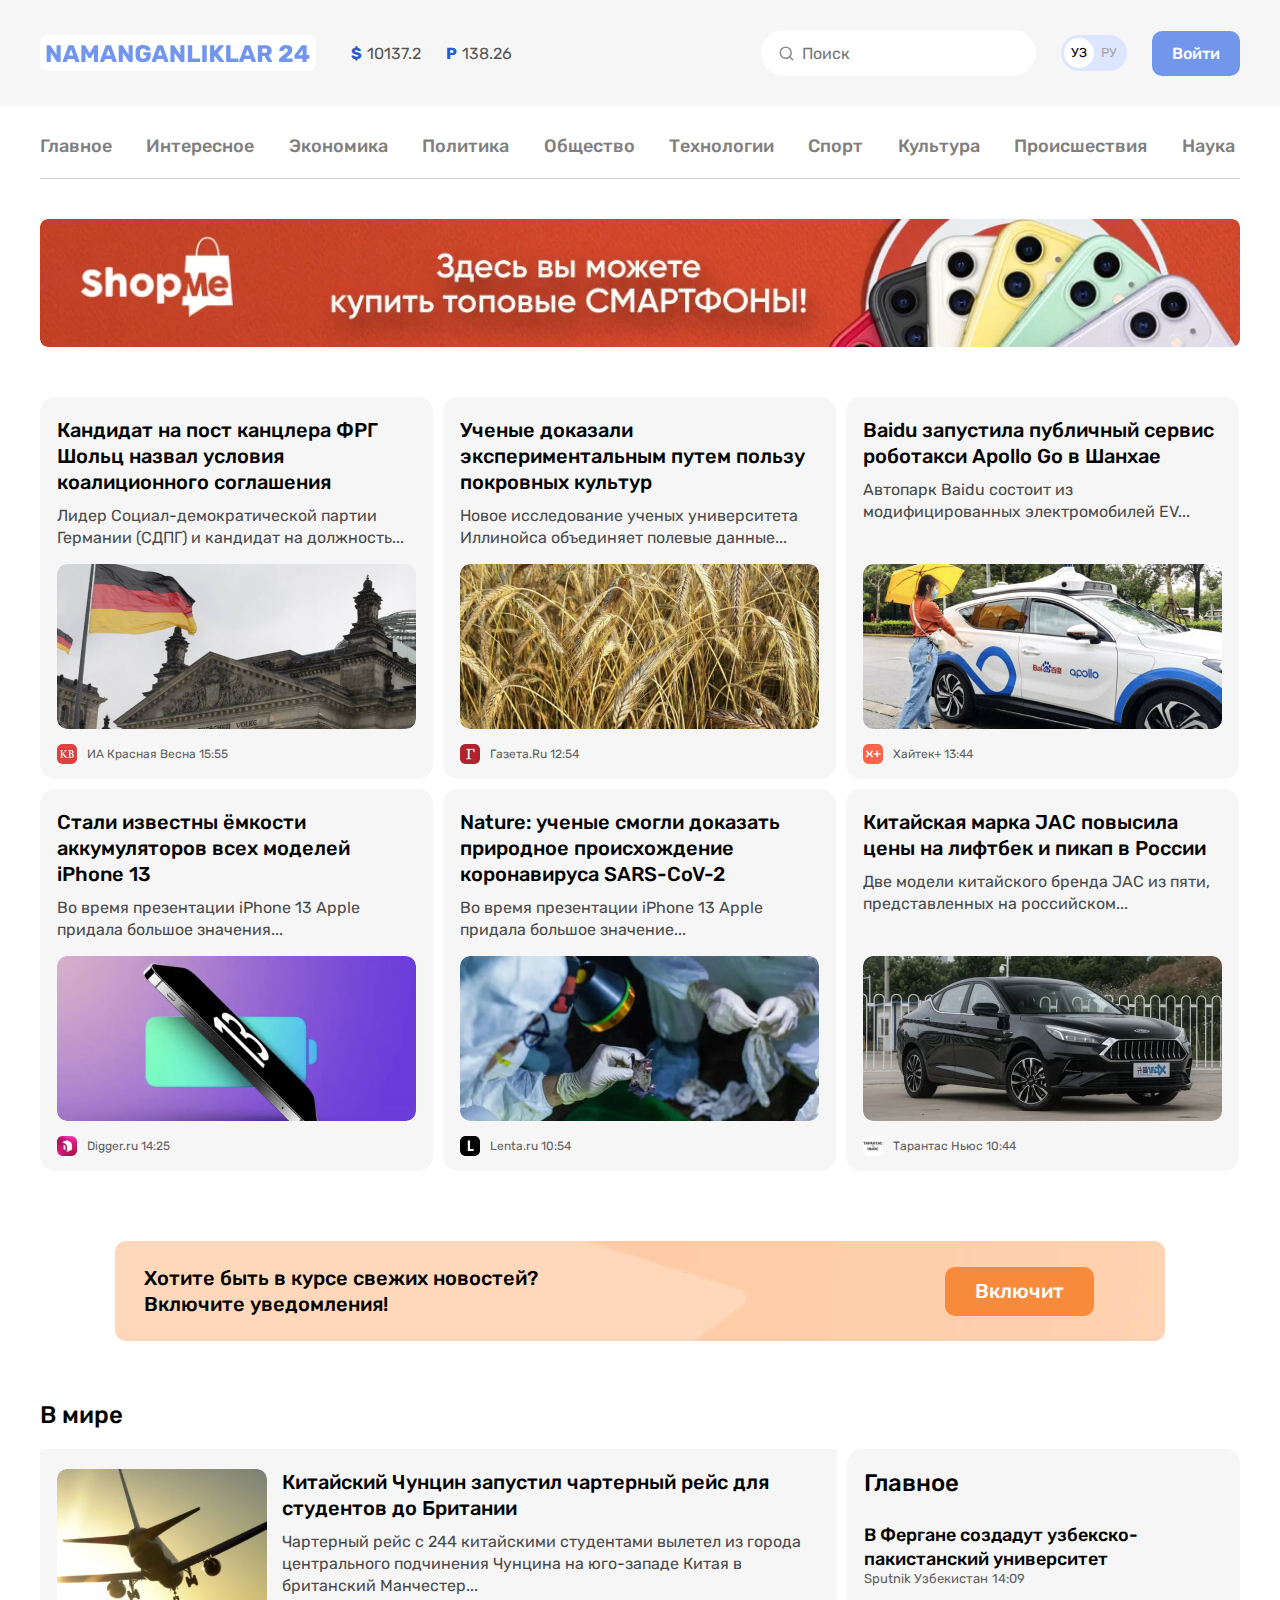
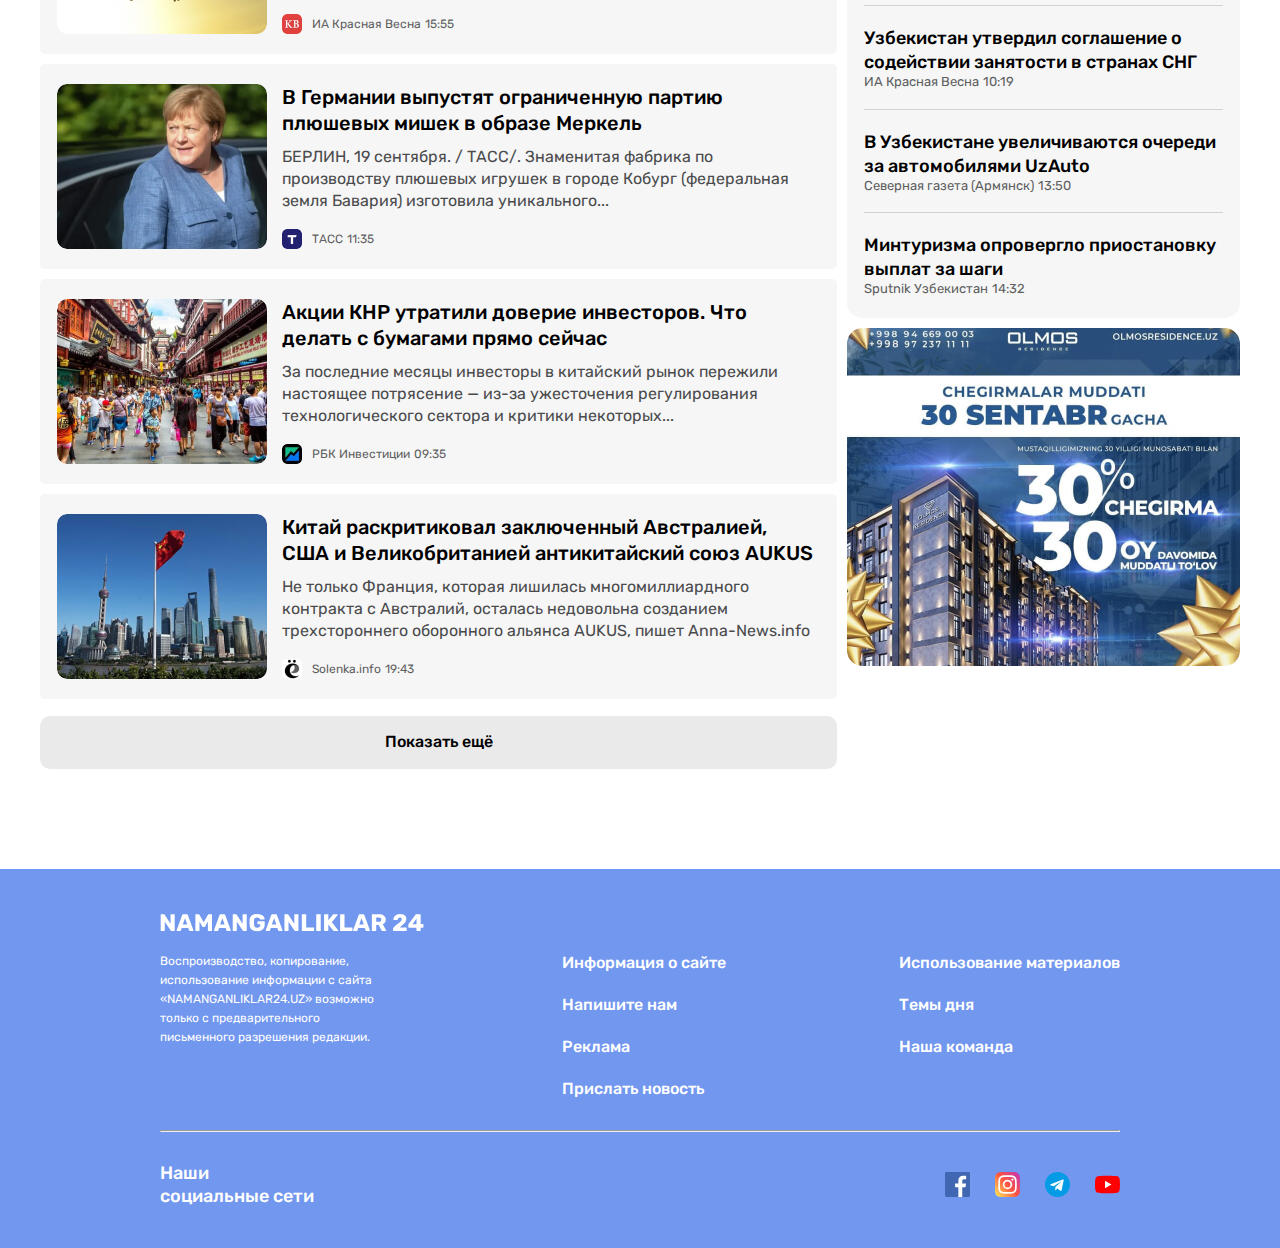
<file: index.html>
<!DOCTYPE html>
<html lang="ru">

<head>
    <meta charset="UTF-8">
    <meta http-equiv="X-UA-Compatible" content="IE=edge">
    <meta name="viewport" content="width=device-width, initial-scale=1.0">
    <title>NAMANGANLIKLAR24</title>
    <link rel="shortcut icon" href="./images/namanganlilkar-title-icon.png" type="image/x-icon">
    <!-- GOOGLE FONTS LINK -->
    <link rel="preconnect" href="https://fonts.googleapis.com">
    <link rel="preconnect" href="https://fonts.gstatic.com" crossorigin>
    <link href="https://fonts.googleapis.com/css2?family=Rubik:wght@400;500;700&display=swap" rel="stylesheet">
    <!-- STYLES CSS -->
    <!-- <link rel="stylesheet" href="./css/normalize.css"> -->
    <link rel="stylesheet" href="./css/main.css"> 
    <link rel="stylesheet" href="css/main.min.css">
</head>

<body>

    <!-- SITE HEADER -->
    <header class="site-header">

        <!-- SITE HEADER TOP -->
        <div class="site-header-top">
            <div class="container site-header-container">
                <a class="site-header-top-logo" href="./index.html">
                    <img class="site-header-top-logo-img" src="./images/namanganliklar-logo.svg" alt="" width="264"
                        height="28">
                </a>
                <ul class="currency-rates">
                    <li class="currency-rates-item">
                        <strong class="currency-rates-bold">$</strong>
                        <span class="currency-rates-text">10137.2</span>

                    </li>
                    <li class="currency-rates-item">
                        <strong class="currency-rates-bold">P</strong>
                        <span class="currency-rates-text">138.26</span>

                    </li>
                </ul>
                <form class="site-header-top-form" action="" method="GET">
                    <input class="site-header-top-form-search" type="search" name="search" placeholder="Поиск" required>
                </form>
                <div class="lang-toggler">
                    <a class="lang-toggler-item lang-toggler-item-active" href="./index.html">УЗ</a>
                    <a class="lang-toggler-item" href="./indexru.html">РУ</a>
                </div>
                <a class="site-header-btn primary-btn" href="pages/contact/contact.html">Войти</a>
            </div>
        </div>
        <!-- SITE HEADER TOP END -->

        <!-- SITE HEADER BOTTOM  -->
        <div class="site-header-bottom">
            <div class="container">
                <!-- SITE HEADER BOTTOM NAV -->
                <nav class="site-header-bottom-nav">
                    <ul class="site-header-bottom-list">
                        <li class="site-header-bottom-list-item">
                            <a href="index.html">Главное</a>
                        </li>
                        <li class="site-header-bottom-list-item">
                            <a href="pages/Интересное/index.html">Интересное</a>
                        </li>
                        <li class="site-header-bottom-list-item">
                            <a href="pages/Интересное/index.html">Экономика</a>
                        </li>
                        <li class="site-header-bottom-list-item">
                            <a href="pages/Интересное/index.html">Политика</a>
                        </li>
                        <li class="site-header-bottom-list-item">
                            <a href="pages/Интересное/index.html">Общество</a>
                        </li>
                        <li class="site-header-bottom-list-item">
                            <a href="pages/Интересное/index.html">Технологии</a>
                        </li>
                        <li class="site-header-bottom-list-item">
                            <a href="pages/Интересное/index.html">Спорт</a>
                        </li>
                        <li class="site-header-bottom-list-item">
                            <a href="pages/Интересное/index.html">Культура</a>
                        </li>
                        <li class="site-header-bottom-list-item">
                            <a href="pages/Интересное/index.html">Происшествия</a>
                        </li>
                        <li class="site-header-bottom-list-item">
                            <a href="pages/Интересное/index.html">Наука</a>
                        </li>
                    </ul>
                </nav>
                <!-- SITE HEADER BOTTOM NAV END -->
                <!-- SITE HEADER BANNER -->
                <a class="site-header-banner" href="https://shopme.uz/" target="_blank">
                    <img class="site-header-banner-img" src="./images/reklama-banner.jpg" alt="" width="1200"
                        height="128">
                </a>
                <!-- SITE HEADER BANNER END -->
            </div>
        </div>
        <!-- SITE HEADER BOTTOM END -->

    </header>
    <!-- SITE HEADER END -->

    <!-- MAIN SECTION -->
    <main class="site-main">
        <div class="container">

            <!-- NEWS CARDS SECTION -->
            <ul class="news-cards">
                <!-- NEWS CARDS ITEM 1 -->
                <li class="news-cards-item">
                    <h2 class="news-cards-item-title"><a class="news-cards-item-title-link" href="index.html">Кандидат на пост
                            канцлера ФРГ Шольц назвал условия коалиционного соглашения</a></h2>
                    <p class="news-cards-item-text">Лидер Социал-демократической партии Германии (СДПГ) и кандидат на
                        должность...</p>
                    <img class="news-cards-item-img" src="./images/flag-gfr.jpg" alt=""
                        srcset="./images/flag-gfr.jpg 1x, ./images/flag-gfr@2x.jpg 2x" width="359" height="165">
                    <div class="news-cards-item-footer">
                        <img class="news-cards-item-footer-img" src="./images/krasnaya-vesna.jpg" alt=""
                            srcset="./images/krasnaya-vesna.jpg 1x, ./images/krasnaya-vesna@2x.jpg 2x" width="20"
                            height="20">
                        <span class="news-cards-item-footer-text">ИА Красная Весна</span>
                        <time class="news-cards-item-footer-time" datetime="2022-02-22T15:55:00">15:55</time>
                    </div>
                </li>
                <!-- NEWS CARDS ITEM 2 -->
                <li class="news-cards-item">
                    <h2 class="news-cards-item-title"><a class="news-cards-item-title-link" href="index.html">Ученые доказали
                            экспериментальным путем пользу покровных культур</a></h2>
                    <p class="news-cards-item-text">Новое исследование ученых университета Иллинойса объединяет полевые
                        данные... </p>
                    <img class="news-cards-item-img" src="./images/steamed.jpg" alt=""
                        srcset="./images/steamed.jpg 1x, ./images/steamed@2x.jpg 2x" width="359" height="165">
                    <div class="news-cards-item-footer">
                        <img class="news-cards-item-footer-img" src="./images/gazeta-ru.jpg" alt=""
                            srcset="./images/gazeta-ru.jpg 1x, ./images/gazeta-ru@2x.jpg 2x" width="20" height="20">
                        <span class="news-cards-item-footer-text">Газета.Ru </span>
                        <time class="news-cards-item-footer-time" datetime="2022-02-22T12:54:00">12:54</time>
                    </div>
                </li>
                <!-- NEWS CARDS ITEM 3 -->
                <li class="news-cards-item">
                    <h2 class="news-cards-item-title"><a class="news-cards-item-title-link" href="index.html">Baidu запустила
                            публичный сервис роботакси Apollo Go в Шанхае</a></h2>
                    <p class="news-cards-item-text">Автопарк Baidu состоит из модифицированных электромобилей EV... </p>
                    <img class="news-cards-item-img" src="./images/baidu-car.jpg" alt=""
                        srcset="./images/baidu-car.jpg 1x, ./images/baidu-car@2x.jpg 2x" width="359" height="165">
                    <div class="news-cards-item-footer">
                        <img class="news-cards-item-footer-img" src="./images/xaytek.jpg" alt=""
                            srcset="./images/xaytek.jpg 1x, ./images/xaytek@2x.jpg 2x" width="20" height="20">
                        <span class="news-cards-item-footer-text">Хайтек+</span>
                        <time class="news-cards-item-footer-time" datetime="2022-02-22T13:44:00">13:44</time>
                    </div>
                </li>
                <!-- NEWS CARDS ITEM 4 -->
                <li class="news-cards-item">
                    <h2 class="news-cards-item-title"><a class="news-cards-item-title-link" href="index.html">Стали известны ёмкости аккумуляторов всех моделей iPhone 13</a></h2>
                    <p class="news-cards-item-text">Во время презентации iPhone 13 Apple придала большое значения... </p>
                    <img class="news-cards-item-img" src="./images/iphone-13.jpg" alt=""
                        srcset="./images/iphone-13.jpg 1x, ./images/iphone-13@2x.jpg 2x" width="359" height="165">
                    <div class="news-cards-item-footer">
                        <img class="news-cards-item-footer-img" src="./images/digger-ru.jpg" alt=""
                            srcset="./images/digger-ru.jpg 1x, ./images/digger-ru@2x.jpg 2x" width="20" height="20">
                        <span class="news-cards-item-footer-text">Digger.ru </span>
                        <time class="news-cards-item-footer-time" datetime="2022-02-22T14:25:00">14:25</time>
                    </div>
                </li>
                <!-- NEWS CARDS ITEM 5 -->
                <li class="news-cards-item">
                    <h2 class="news-cards-item-title"><a class="news-cards-item-title-link" href="index.html">Nature: ученые смогли доказать природное происхождение коронавируса SARS-CoV-2</a></h2>
                    <p class="news-cards-item-text">Во время презентации iPhone 13 Apple придала большое значение...</p>
                    <img class="news-cards-item-img" src="./images/sars-cov.jpg" alt=""
                        srcset="./images/sars-cov.jpg 1x, ./images/sars-cov@2x.jpg 2x" width="359" height="165">
                    <div class="news-cards-item-footer">
                        <img class="news-cards-item-footer-img" src="./images/lenta-ru.jpg" alt=""
                            srcset="./images/lenta-ru.jpg 1x, ./images/lenta-ru@2x.jpg 2x" width="20" height="20">
                        <span class="news-cards-item-footer-text">Lenta.ru</span>
                        <time class="news-cards-item-footer-time" datetime="2022-02-22T10:54:00">10:54</time>
                    </div>
                </li>
                <!-- NEWS CARDS ITEM 6 -->
                <li class="news-cards-item">
                    <h2 class="news-cards-item-title"><a class="news-cards-item-title-link" href="index.html">Китайская марка JAC повысила цены на лифтбек и пикап в России</a></h2>
                    <p class="news-cards-item-text">Две модели китайского бренда JAC из пяти, представленных на российском...</p>
                    <img class="news-cards-item-img" src="./images/jac-car.jpg" alt=""
                        srcset="./images/jac-car.jpg 1x, ./images/jac-car@2x.jpg 2x" width="359" height="165">
                    <div class="news-cards-item-footer">
                        <img class="news-cards-item-footer-img" src="./images/tarantas-news.jpg" alt=""
                            srcset="./images/tarantas-news.jpg 1x, ./images/tarantas-news@2x.jpg 2x" width="20" height="20">
                        <span class="news-cards-item-footer-text">Тарантас Ньюс </span>
                        <time class="news-cards-item-footer-time" datetime="2022-02-22T10:44:00">10:44</time>
                    </div>
                </li>
            </ul>
            <!-- NEWS CARDS SECTION END -->

            <!-- NOTIFICATION -->
            <div class="notificaion">
                <h2 class="notification-title">Хотите быть в курсе свежих новостей?<br>Включите уведомления!
                </h2>
                <button class="notification-btn orange-btn" id="show-btn">Включит</button>
            </div>
            <!-- NOTIFICATION END -->

            <!-- GLOBAL NEWS -->
            <div class="global-news">
                <!-- GLOBAL NEWS LEFT MAIN SECTION -->
                <div class="global-news-main">
                    <h2 class="global-news-main-title">В мире</h2>
                    <ul class="global-news-main-list">
                        <!-- GLOBAL NEWS MAIN ITEM 1 -->
                        <li class="global-news-main-list-item">
                            <img class="global-news-main-item-img" src="./images/airplane.jpg" alt="" srcset="./images/airplane.jpg 1x, ./images/airplane@2x.jpg 2x" width="210" height="165">
                            <div class="global-news-main-item-content">
                                <h2 class="global-news-main-item-title">
                                    <a class="global-news-main-item-title-link" href="index.html">Китайский Чунцин запустил чартерный рейс для студентов до Британии</a>
                                </h2>
                                <p class="global-news-main-item-text">Чартерный рейс с 244 китайскими студентами вылетел из города центрального подчинения Чунцина на юго-западе Китая в британский Манчестер...</p>
                                <div class="global-news-main-item-footer">
                                    <img class="global-news-main-item-footer-img" src="./images/krasnaya-vesna.jpg" alt="" srcset="./images/krasnaya-vesna.jpg 1x, ./images/krasnaya-vesna@2x.jpg 2x" width="20" height="20">
                                    <span class="global-news-main-item-footer-text">ИА Красная Весна</span>
                                    <time class="global-news-main-item-footer-time" datetime="2022-02-22T15:55:00">15:55</time>
                                </div>
                            </div>
                        </li>
                        <!-- GLOBAL NEWS MAIN ITEM 2 -->
                        <li class="global-news-main-list-item">
                            <img class="global-news-main-item-img" src="./images/a-merkel.jpg" alt="" srcset="./images/a-merkel.jpg 1x, ./images/a-merkel@2x.jpg 2x" width="210" height="165">
                            <div class="global-news-main-item-content">
                                <h2 class="global-news-main-item-title">
                                    <a class="global-news-main-item-title-link" href="index.html">В Германии выпустят ограниченную партию плюшевых мишек в образе Меркель</a>
                                </h2>
                                <p class="global-news-main-item-text">БЕРЛИН, 19 сентября. / ТАСС/. Знаменитая фабрика по производству плюшевых игрушек в городе Кобург (федеральная земля Бавария) изготовила уникального...</p>
                                <div class="global-news-main-item-footer">
                                    <img class="global-news-main-item-footer-img" src="./images/tass.jpg" alt="" srcset="./images/tass.jpg 1x, ./images/tass@2x.jpg 2x" width="20" height="20">
                                    <span class="global-news-main-item-footer-text">ТАСС </span>
                                    <time class="global-news-main-item-footer-time" datetime="2022-02-22T11:35:00">11:35</time>
                                </div>
                            </div>
                        </li>
                        <!-- GLOBAL NEWS MAIN ITEM 3 -->
                        <li class="global-news-main-list-item">
                            <img class="global-news-main-item-img" src="./images/china-street.jpg" alt="" srcset="./images/china-street.jpg 1x, ./images/china-street@2x.jpg 2x" width="210" height="165">
                            <div class="global-news-main-item-content">
                                <h2 class="global-news-main-item-title">
                                    <a class="global-news-main-item-title-link" href="index.html">Акции КНР утратили доверие инвесторов. Что делать с бумагами прямо сейчас</a>
                                </h2>
                                <p class="global-news-main-item-text">За последние месяцы инвесторы в китайский рынок пережили настоящее потрясение — из-за ужесточения регулирования технологического сектора и критики некоторых...</p>
                                <div class="global-news-main-item-footer">
                                    <img class="global-news-main-item-footer-img" src="./images/rbk-invest.jpg" alt="" srcset="./images/rbk-invest.jpg 1x, ./images/rbk-invest@2x.jpg 2x" width="20" height="20">
                                    <span class="global-news-main-item-footer-text">РБК Инвестиции </span>
                                    <time class="global-news-main-item-footer-time" datetime="2022-02-22T09:35:00">09:35</time>
                                </div>
                            </div>
                        </li>
                        <!-- GLOBAL NEWS MAIN ITEM 4 -->
                        <li class="global-news-main-list-item">
                            <img class="global-news-main-item-img" src="./images/flag-china.jpg" alt="" srcset="./images/flag-china.jpg 1x, ./images/flag-china@2x.jpg 2x" width="210" height="165">
                            <div class="global-news-main-item-content">
                                <h2 class="global-news-main-item-title">
                                    <a class="global-news-main-item-title-link" href="index.html">Китай раскритиковал заключенный Австралией, США и Великобританией антикитайский союз AUKUS</a>
                                </h2>
                                <p class="global-news-main-item-text">Не только Франция, которая лишилась многомиллиардного контракта с Австралий, осталась недовольна созданием трехстороннего оборонного альянса AUKUS, пишет Anna-News.info</p>
                                <div class="global-news-main-item-footer">
                                    <img class="global-news-main-item-footer-img" src="./images/solenka.jpg" alt="" srcset="./images/solenka.jpg 1x, ./images/solenka@2x.jpg 2x" width="20" height="20">
                                    <span class="global-news-main-item-footer-text">Solenka.info </span>
                                    <time class="global-news-main-item-footer-time" datetime="2022-02-22T19:43:00">19:43</time>
                                </div>
                            </div>
                        </li>
                    </ul>
                    <button class="global-news-main-btn">Показать ещё</button>
                </div>
                <!-- GLOBAL NEWS LEFT MAIN SECTION END -->
                <!-- GLOBAL NEWS RIGHT ASIDE SECTION -->
                <aside class="global-news-aside">
                    <ul class="global-news-aside-list">
                        <h2 class="global-news-aside-title">Главное</h2>
                        <!-- GLOBAL NEWS ASIDE ITEM 1 -->
                        <li class="global-news-aside-list-item">
                            <a href="index.html" class="global-news-aside-item-title">В Фергане создадут узбекско-пакистанский университет</a>
                            <div class="global-news-aside-item-footer">
                                <span class="global-news-aside-item-footer-text">Sputnik Узбекистан </span>
                                <time class="global-news-aside-item-footer-time" datetime="2022-02-22T14:09:00">14:09</time>
                            </div>
                        </li>
                        <!-- GLOBAL NEWS ASIDE ITEM 2 -->
                        <li class="global-news-aside-list-item">
                            <a href="index.html"  class="global-news-aside-item-title">Узбекистан утвердил соглашение о содействии занятости в странах СНГ</a>
                            <div class="global-news-aside-item-footer">
                                <span class="global-news-aside-item-footer-text">ИА Красная Весна </span>
                                <time class="global-news-aside-item-footer-time" datetime="2022-02-22T10:19:00">10:19</time>
                            </div>
                        </li>
                        <!-- GLOBAL NEWS ASIDE ITEM 3 -->
                        <li class="global-news-aside-list-item">
                            <a href="index.html" class="global-news-aside-item-title">В Узбекистане увеличиваются очереди за автомобилями UzAuto</a>
                            <div class="global-news-aside-item-footer">
                                <span class="global-news-aside-item-footer-text">Северная газета (Армянск) </span>
                                <time class="global-news-aside-item-footer-time" datetime="2022-02-22T10:19:00">13:50</time>
                            </div>
                        </li>
                        <!-- GLOBAL NEWS ASIDE ITEM 4 -->
                        <li class="global-news-aside-list-item">
                            <a href="index.html" class="global-news-aside-item-title">Минтуризма опровергло приостановку выплат за шаги</a>
                            <div class="global-news-aside-item-footer">
                                <span class="global-news-aside-item-footer-text">Sputnik Узбекистан </span>
                                <time class="global-news-aside-item-footer-time" datetime="2022-02-22T14:32:00">14:32</time>
                            </div>
                        </li>
                    </ul>
                    <a class="global-news-aside-reklama" href="https://olmosresidence.uz/">
                        <img class="global-news-aside-reklama-img" src="./images/olmos-banner.jpg" alt="" srcset="./images/olmos-banner.jpg 1x, ./images/olmos-banner@2x.jpg 2x" width="393" height="338">
                    </a>
                </aside>
                <!-- GLOBAL NEWS RIGHT ASIDE SECTION END -->
            </div>
            <!-- GLOBAL NEWS END -->

        </div>
    </main>
    <!-- MAIN SECTION END -->

    <!-- SITE FOOTER -->
    <footer class="site-footer">
        <div class="site-footer-container">
            <div class="site-footer-logo">
                <a class="site-footer-logo-link" href="./index.html">
                    <img class="site-footer-logo-img" src="./images/site-footer-logo.svg" alt="" width="264" height="28">
                </a>
            </div>
            <div class="site-footer-main">
                <p class="site-footer-main-text">Воспроизводство, копирование, использование информации с сайта «NAMANGANLIKLAR24.UZ» возможно только с предварительного письменного разрешения редакции.
                </p>
                <ul class="site-footer-main-list">
                    <li class="site-footer-main-list-item">
                        <a class="site-footer-main-item-link" href="pages/contact/contact.html">Информация о сайте</a>
                    </li>
                    <li class="site-footer-main-list-item">
                        <a class="site-footer-main-item-link" href="pages/contact/contact.html">Напишите нам</a>
                    </li>
                    <li class="site-footer-main-list-item">
                        <a class="site-footer-main-item-link" href="pages/contact/contact.html">Реклама</a>
                    </li>
                    <li class="site-footer-main-list-item">
                        <a class="site-footer-main-item-link" href="pages/contact/contact.html">Прислать новость</a>
                    </li>
                </ul>
                <ul class="site-footer-main-list">
                    <li class="site-footer-main-list-item">
                        <a class="site-footer-main-item-link" href="pages/contact/contact.html">Использование материалов</a>
                    </li>
                    <li class="site-footer-main-list-item">
                        <a class="site-footer-main-item-link" href="pages/contact/contact.html">Темы дня</a>
                    </li>
                    <li class="site-footer-main-list-item">
                        <a class="site-footer-main-item-link" href="pages/contact/contact.html">Наша команда</a>
                    </li>
                </ul>
            </div>
            <hr class="site-footer-hr">
            <div class="site-footer-social-media">
                <h2 class="site-footer-social-media-title">Наши<br>социальные сети</h2>
                <ul class="site-footer-social-media-list">
                    <li class="site-footer-social-media-list-item">
                        <a href="" class="site-footer-social-media-item-link">
                            <img src="./images/facebook-icon.svg" class="site-footer-social-media-item-img" alt="" width="25" height="25">
                        </a>
                    </li>
                    <li class="site-footer-social-media-list-item">
                        <a href="" class="site-footer-social-media-item-link">
                            <img src="./images/instagram-icon.svg" class="site-footer-social-media-item-img" alt="" width="25.07" height="25.08">
                        </a>
                    </li>
                    <li class="site-footer-social-media-list-item">
                        <a href="" class="site-footer-social-media-item-link">
                            <img src="./images/telegram-icon.svg" class="site-footer-social-media-item-img" alt="" width="25" height="25">
                        </a>
                    </li>
                    <li class="site-footer-social-media-list-item">
                        <a href="" class="site-footer-social-media-item-link">
                            <img src="./images/youtube-icon.svg" class="site-footer-social-media-item-img" alt="" width="25" height="17.5">
                        </a>
                    </li>
                </ul>
            </div>
        </div>
    </footer>
    <!-- SITE FOOTER END -->


<!-- NOTIFICATION ALERT -->
            <div class="modal hidden" id="modal">
                <h2 class="modal-text">Хотите быть в курсе свежих новостей?  Включите уведомления!
                </h2>
                <button class="notification-btn modal-btn  orange-btn">Включит </button>
                <button class="close-btn exit-btn" id="close-btn"><img src="./images/close.svg" alt=""></button>
               </div>
    
           <div class="ovarly hidden" id="ovarly"></div>
<!-- NOTIFICATION ALERT END-->


<!-- NOTIFICATION ALERT SCRIPT -->
    <script>
        const showBtn = document.querySelector('#show-btn')
        const modal = document.querySelector('#modal')
        const closes = document.getElementById('close-btn')
        const overly = document.getElementById('ovarly')

            showBtn.addEventListener('click', () => {
                modal.classList.remove('hidden')
                overly.classList.remove('hidden')
            })
            closes.addEventListener('click', () => {
                modal.classList.add('hidden')
                overly.classList.add('hidden')
            })
            overly.addEventListener('click', () => {
                modal.classList.add('hidden')
                overly.classList.add('hidden')
            })
    </script>

<!-- NOTIFICATION ALERT SCRIPT END-->

</body>

</html>
</file>
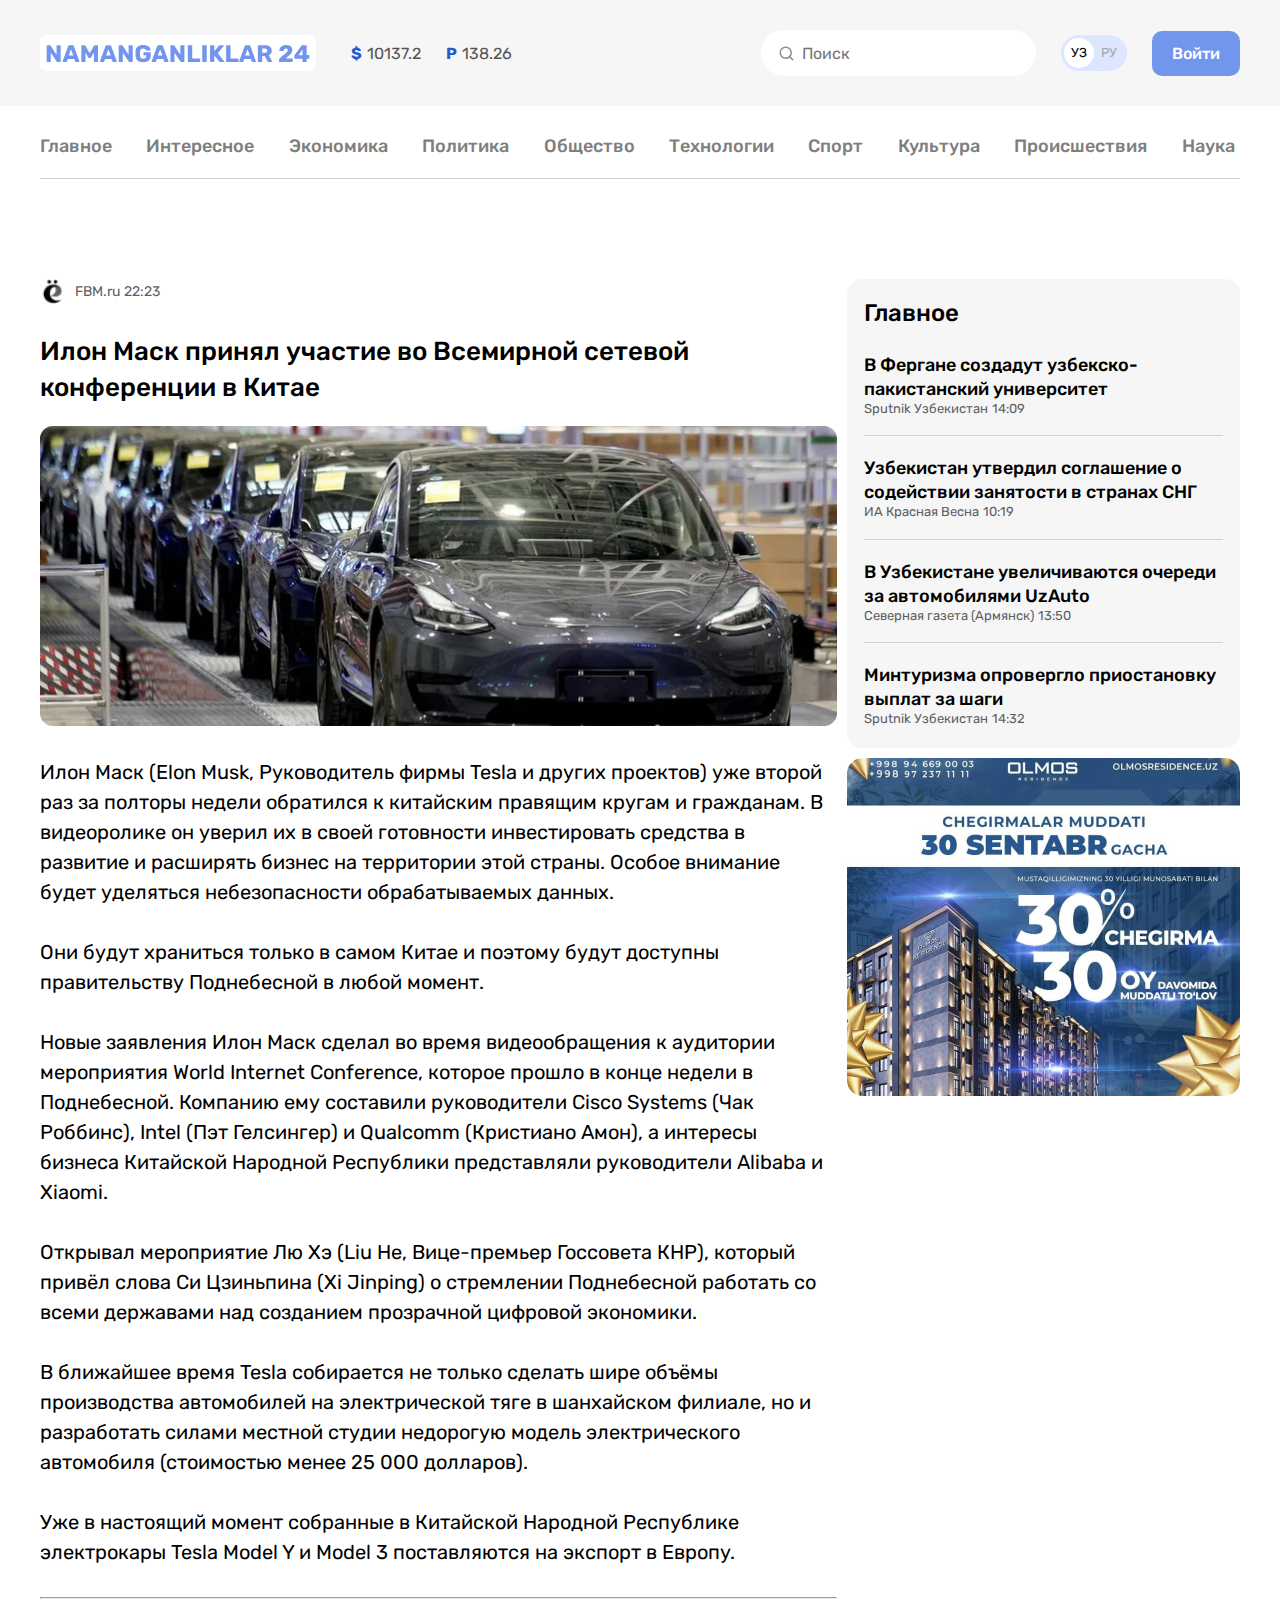
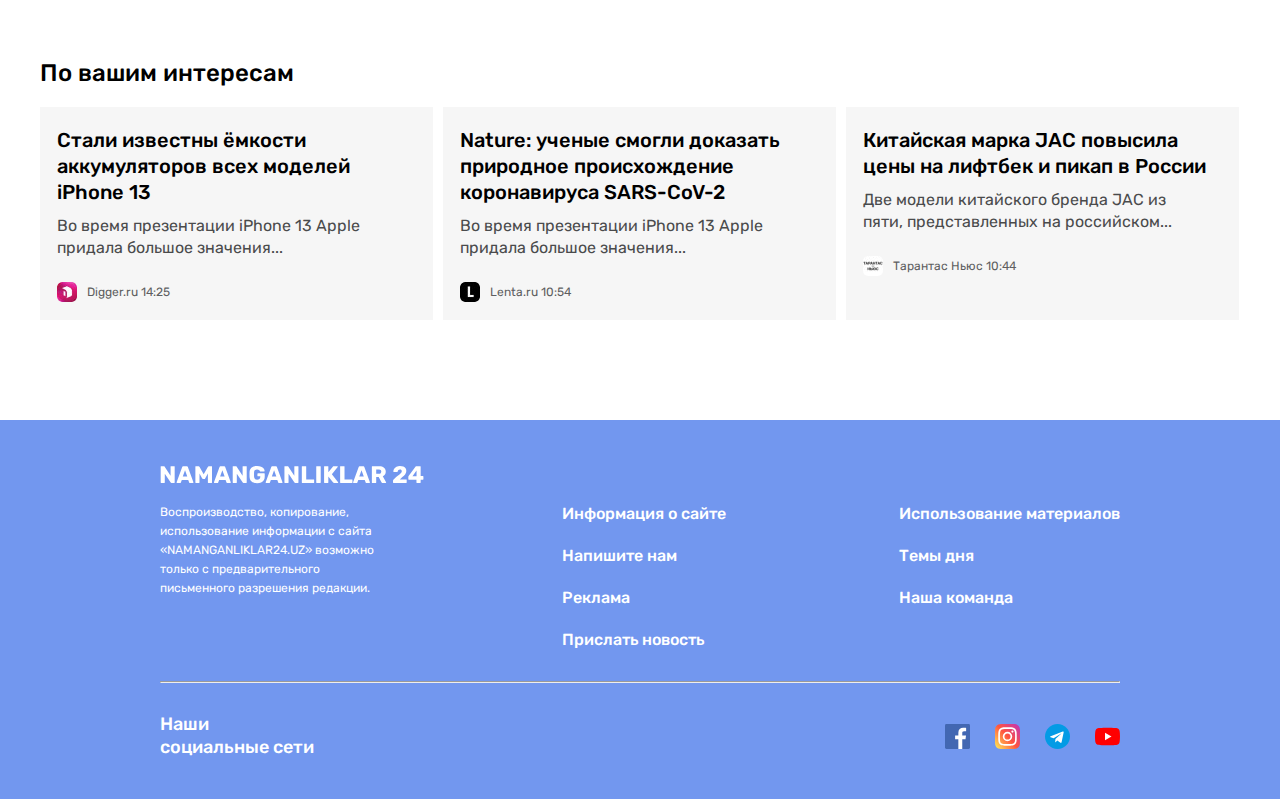
<file: pages/news/index.html>
<!DOCTYPE html>
<html lang="ru">

<head>
    <meta charset="UTF-8">
    <meta http-equiv="X-UA-Compatible" content="IE=edge">
    <meta name="viewport" content="width=device-width, initial-scale=1.0">
    <title>NAMANGANLIKLAR24</title>
    <link rel="shortcut icon" href="../../images/namanganlilkar-title-icon.png" type="image/x-icon">
    <!-- GOOGLE FONTS LINK -->
    <link rel="preconnect" href="https://fonts.googleapis.com">
    <link rel="preconnect" href="https://fonts.gstatic.com" crossorigin>
    <link href="https://fonts.googleapis.com/css2?family=Rubik:wght@400;500;700&display=swap" rel="stylesheet">
    <!-- STYLES CSS -->
    <!-- <link rel="stylesheet" href="../../css/normalize.css">
    <link rel="stylesheet" href="../../css/main.css"> -->
    <link rel="stylesheet" href="../../css/main.min.css">
</head>

<body>

    <!-- SITE HEADER -->
    <header class="site-header">

        <!-- SITE HEADER TOP -->
        <div class="site-header-top">
            <div class="container site-header-container">
                <a class="site-header-top-logo" href="./index.html">
                    <img class="site-header-top-logo-img" src="../..//images/namanganliklar-logo.svg" alt="" width="264"
                        height="28">
                </a>
                <ul class="currency-rates">
                    <li class="currency-rates-item">
                        <strong class="currency-rates-bold">$</strong>
                        <span class="currency-rates-text">10137.2</span>

                    </li>
                    <li class="currency-rates-item">
                        <strong class="currency-rates-bold">P</strong>
                        <span class="currency-rates-text">138.26</span>

                    </li>
                </ul>
                <form class="site-header-top-form" action="" method="GET">
                    <input class="site-header-top-form-search" type="search" name="search" placeholder="Поиск" required>
                </form>
                <div class="lang-toggler">
                    <a class="lang-toggler-item lang-toggler-item-active" href="./index.html">УЗ</a>
                    <a class="lang-toggler-item" href="./indexru.html">РУ</a>
                </div>
                <a class="site-header-btn primary-btn" href="../contact/contact.html">Войти</a>
            </div>
        </div>
        <!-- SITE HEADER TOP END -->

        <!-- SITE HEADER BOTTOM  -->
        <div class="site-header-bottom">
            <div class="container">
                <!-- SITE HEADER BOTTOM NAV -->
                <nav class="site-header-bottom-nav">
                    <ul class="site-header-bottom-list">
                        <li class="site-header-bottom-list-item">
                            <a href="../../index.html">Главное</a>
                        </li>
                        <li class="site-header-bottom-list-item">
                            <a href="../Интересное/index.html">Интересное</a>
                        </li>
                        <li class="site-header-bottom-list-item">
                            <a href="../../index.html">Экономика</a>
                        </li>
                        <li class="site-header-bottom-list-item">
                            <a href="../../index.html">Политика</a>
                        </li>
                        <li class="site-header-bottom-list-item">
                            <a href="../../index.html">Общество</a>
                        </li>
                        <li class="site-header-bottom-list-item">
                            <a href="../../index.html">Технологии</a>
                        </li>
                        <li class="site-header-bottom-list-item">
                            <a href="../../index.html">Спорт</a>
                        </li>
                        <li class="site-header-bottom-list-item">
                            <a href="../../index.html">Культура</a>
                        </li>
                        <li class="site-header-bottom-list-item">
                            <a href="../../index.html">Происшествия</a>
                        </li>
                        <li class="site-header-bottom-list-item">
                            <a href="../../index.html">Наука</a>
                        </li>
                    </ul>
                </nav>
                <!-- SITE HEADER BOTTOM NAV END -->
            </div>
        </div>
        <!-- SITE HEADER BOTTOM END -->

    </header>
    <!-- SITE HEADER END -->

    <!-- MAIN SECTION -->
    <main class="site-main">
        <div class="container">
            <!-- GLOBAL NEWS -->
            <div class="tesla-global-news">
                <!-- TESLA NEWS LEFT MAIN SECTION -->
                    <div class="tesla-left-news">
                        <div class="tesla-news-top">
                            <img class="tesla-news-top-img" src="../../images/solenka.jpg" alt="" srcset="../../images/solenka.jpg 1x, ../../images/solenka@2x.jpg 2x" width="30" height="30"> 
                            <span class="tesla-news-top-text">FBM.ru  </span>
                            <time class="tesla-news-top-time" datetime="2022-02-22T22:23:00">22:23</time>  
                        </div>
                        <h2 class="tesla-left-news-title">Илон Маск принял участие во Всемирной сетевой конференции в Китае</h2>
                        <img class="tesla-left-news-img" src="../../images/tesla3.jpg" alt="" srcset="../../images/tesla3.jpg 1x, ../../images/tesla3@2x.jpg 2x" width="797" height="300">
                        <p class="tesla-left-news-text">Илон Маск (Elon Musk, Руководитель фирмы Tesla и других проектов) уже второй раз за полторы недели обратился к китайским правящим кругам и гражданам. В видеоролике он уверил их в своей готовности инвестировать средства в развитие и расширять бизнес на территории этой страны. Особое внимание будет уделяться небезопасности обрабатываемых данных. 
                            <br><br>
                            Они будут храниться только в самом Китае и поэтому будут доступны правительству Поднебесной в любой момент.
                            <br><br>
                            Новые заявления Илон Маск сделал во время видеообращения к аудитории мероприятия World Internet Conference, которое прошло в конце недели в Поднебесной. Компанию ему составили руководители Cisco Systems (Чак Роббинс), Intel (Пэт Гелсингер) и Qualcomm (Кристиано Амон), а интересы бизнеса Китайской Народной Республики представляли руководители Alibaba и Xiaomi. 
                            <br><br>
                            Открывал мероприятие Лю Хэ (Liu He, Вице-премьер Госсовета КНР), который привёл слова Си Цзиньпина (Xi Jinping) о стремлении Поднебесной работать со всеми державами над созданием прозрачной цифровой экономики.
                            <br><br>
                            В ближайшее время Tesla собирается не только сделать шире объёмы производства автомобилей на электрической тяге в шанхайском филиале, но и разработать силами местной студии недорогую модель электрического автомобиля (стоимостью менее 25 000 долларов).
                            <br><br>
                            Уже в настоящий момент собранные в Китайской Народной Республике электрокары Tesla Model Y и Model 3 поставляются на экспорт в Европу.
                            <br><br>
                            <hr>
                        </p>
                    </div>
                    <!-- TESLA NEWS LEFT MAIN SECTION END -->
                    
                    
                    <!-- GLOBAL NEWS RIGHT ASIDE SECTION -->
                    <aside class="global-news-aside">
                    <ul class="global-news-aside-list">
                        <h2 class="global-news-aside-title">Главное</h2>
                        <!-- GLOBAL NEWS ASIDE ITEM 1 -->
                        <li class="global-news-aside-list-item">
                            <a href="index.html" class="global-news-aside-item-title">В Фергане создадут узбекско-пакистанский университет</a>
                            <div class="global-news-aside-item-footer">
                                <span class="global-news-aside-item-footer-text">Sputnik Узбекистан </span>
                                <time class="global-news-aside-item-footer-time" datetime="2022-02-22T14:09:00">14:09</time>
                            </div>
                        </li>
                        <!-- GLOBAL NEWS ASIDE ITEM 2 -->
                        <li class="global-news-aside-list-item">
                            <a href="index.html" class="global-news-aside-item-title">Узбекистан утвердил соглашение о содействии занятости в странах СНГ</a>
                            <div class="global-news-aside-item-footer">
                                <span class="global-news-aside-item-footer-text">ИА Красная Весна </span>
                                <time class="global-news-aside-item-footer-time" datetime="2022-02-22T10:19:00">10:19</time>
                            </div>
                        </li>
                        <!-- GLOBAL NEWS ASIDE ITEM 3 -->
                        <li class="global-news-aside-list-item">
                            <a href="index.html" class="global-news-aside-item-title">В Узбекистане увеличиваются очереди за автомобилями UzAuto</a>
                            <div class="global-news-aside-item-footer">
                                <span class="global-news-aside-item-footer-text">Северная газета (Армянск) </span>
                                <time class="global-news-aside-item-footer-time" datetime="2022-02-22T10:19:00">13:50</time>
                            </div>
                        </li>
                        <!-- GLOBAL NEWS ASIDE ITEM 4 -->
                        <li class="global-news-aside-list-item">
                            <a href="index.html" class="global-news-aside-item-title">Минтуризма опровергло приостановку выплат за шаги</a>
                            <div class="global-news-aside-item-footer">
                                <span class="global-news-aside-item-footer-text">Sputnik Узбекистан </span>
                                <time class="global-news-aside-item-footer-time" datetime="2022-02-22T14:32:00">14:32</time>
                            </div>
                        </li>
                    </ul>
                    <a class="global-news-aside-reklama" href="https://olmosresidence.uz/">
                        <img class="global-news-aside-reklama-img" src="../../images/olmos-banner.jpg" alt="" srcset="../../images/olmos-banner.jpg 1x, ../../images/olmos-banner@2x.jpg 2x" width="393" height="338">
                    </a>
                </aside>
                <!-- GLOBAL NEWS RIGHT ASIDE SECTION END -->
            </div>
            <!-- GLOBAL NEWS END -->
                <!-- TESLA NEWS CARDS -->
                    <h1 class="tesla-news-cards-title">По вашим интересам</h1>
                    <ul class="tesla-news-cards-list">
                        <!-- TESLA NEWS ITEM 1 -->
                        <li class="tesla-news-cards-item">
                            <a href="" class="tesla-news-cards-item-title">Стали известны ёмкости аккумуляторов всех моделей iPhone 13</a>
                            <p class="tesla-news-cards-item-text">Во время презентации iPhone 13 Apple придала большое значения...</p>
                            <div class="tesla-news-cards-footer">
                                <img src="../../images/digger-ru.jpg" alt="" class="tesla-news-cards-footer-img" srcset="../../images/digger-ru.jpg 1x, ../../images/digger-ru@2x.jpg 2x" width="20" height="20">
                                <span class="tesla-news-cards-footer-text">Digger.ru </span>
                                <time class="tesla-news-cards-footer-time" datetime="2022-02-22T14:25:00">14:25</time>
                            </div>
                        </li>
                         <!-- TESLA NEWS ITEM 2 -->
                         <li class="tesla-news-cards-item">
                            <a href="" class="tesla-news-cards-item-title">Nature: ученые смогли доказать природное происхождение коронавируса SARS-CoV-2</a>
                            <p class="tesla-news-cards-item-text">Во время презентации iPhone 13 Apple придала большое значения...</p>
                            <div class="tesla-news-cards-footer">
                                <img src="../../images/lenta-ru.jpg" alt="" class="tesla-news-cards-footer-img" srcset="../../images/lenta-ru.jpg 1x, ../../images/lenta-ru@2x.jpg 2x" width="20" height="20">
                                <span class="tesla-news-cards-footer-text">Lenta.ru </span>
                                <time class="tesla-news-cards-footer-time" datetime="2022-02-22T10:54:00">10:54</time>
                            </div>
                        </li>
                         <!-- TESLA NEWS ITEM 3 -->
                         <li class="tesla-news-cards-item">
                            <a href="" class="tesla-news-cards-item-title">Китайская марка JAC повысила цены на лифтбек и пикап в России</a>
                            <p class="tesla-news-cards-item-text">Две модели китайского бренда JAC из пяти, представленных на российском...</p>
                            <div class="tesla-news-cards-footer">
                                <img src="../../images/tarantas-news.jpg" alt="" class="tesla-news-cards-footer-img" srcset="../../images/tarantas-news.jpg 1x, ../../images/tarantas-news@2x.jpg 2x" width="20" height="20">
                                <span class="tesla-news-cards-footer-text">Тарантас Ньюс </span>
                                <time class="tesla-news-cards-footer-time" datetime="2022-02-22T10:44:00">10:44</time>
                            </div>
                        </li>
                    </ul>
                <!-- TESLA NEWS CARDS END-->

        </div>
    </main>
    <!-- MAIN SECTION END -->

    <!-- SITE FOOTER -->
    <footer class="site-footer">
        <div class="site-footer-container">
            <div class="site-footer-logo">
                <a class="site-footer-logo-link" href="./index.html">
                    <img class="site-footer-logo-img" src="../../images/site-footer-logo.svg" alt="" width="264" height="28">
                </a>
            </div>
            <div class="site-footer-main">
                <p class="site-footer-main-text">Воспроизводство, копирование, использование информации с сайта «NAMANGANLIKLAR24.UZ» возможно только с предварительного письменного разрешения редакции.
                </p>
                <ul class="site-footer-main-list">
                    <li class="site-footer-main-list-item">
                        <a class="site-footer-main-item-link" href="../contact/contact.html">Информация о сайте</a>
                    </li>
                    <li class="site-footer-main-list-item">
                        <a class="site-footer-main-item-link" href="../contact/contact.html">Напишите нам</a>
                    </li>
                    <li class="site-footer-main-list-item">
                        <a class="site-footer-main-item-link" href="../contact/contact.html">Реклама</a>
                    </li>
                    <li class="site-footer-main-list-item">
                        <a class="site-footer-main-item-link" href="../contact/contact.html">Прислать новость</a>
                    </li>
                </ul>
                <ul class="site-footer-main-list">
                    <li class="site-footer-main-list-item">
                        <a class="site-footer-main-item-link" href="../contact/contact.html">Использование материалов</a>
                    </li>
                    <li class="site-footer-main-list-item">
                        <a class="site-footer-main-item-link" href="../contact/contact.html">Темы дня</a>
                    </li>
                    <li class="site-footer-main-list-item">
                        <a class="site-footer-main-item-link" href="../contact/contact.html">Наша команда</a>
                    </li>
                </ul>
            </div>
            <hr class="site-footer-hr">
            <div class="site-footer-social-media">
                <h2 class="site-footer-social-media-title">Наши<br>социальные сети</h2>
                <ul class="site-footer-social-media-list">
                    <li class="site-footer-social-media-list-item">
                        <a href="" class="site-footer-social-media-item-link">
                            <img src="../../images/facebook-icon.svg" class="site-footer-social-media-item-img" alt="" width="25" height="25">
                        </a>
                    </li>
                    <li class="site-footer-social-media-list-item">
                        <a href="" class="site-footer-social-media-item-link">
                            <img src="../../images/instagram-icon.svg" class="site-footer-social-media-item-img" alt="" width="25.07" height="25.08">
                        </a>
                    </li>
                    <li class="site-footer-social-media-list-item">
                        <a href="" class="site-footer-social-media-item-link">
                            <img src="../../images/telegram-icon.svg" class="site-footer-social-media-item-img" alt="" width="25" height="25">
                        </a>
                    </li>
                    <li class="site-footer-social-media-list-item">
                        <a href="" class="site-footer-social-media-item-link">
                            <img src="../../images/youtube-icon.svg" class="site-footer-social-media-item-img" alt="" width="25" height="17.5">
                        </a>
                    </li>
                </ul>
            </div>
        </div>
    </footer>
    <!-- SITE FOOTER END -->

</body>

</html>
</file>
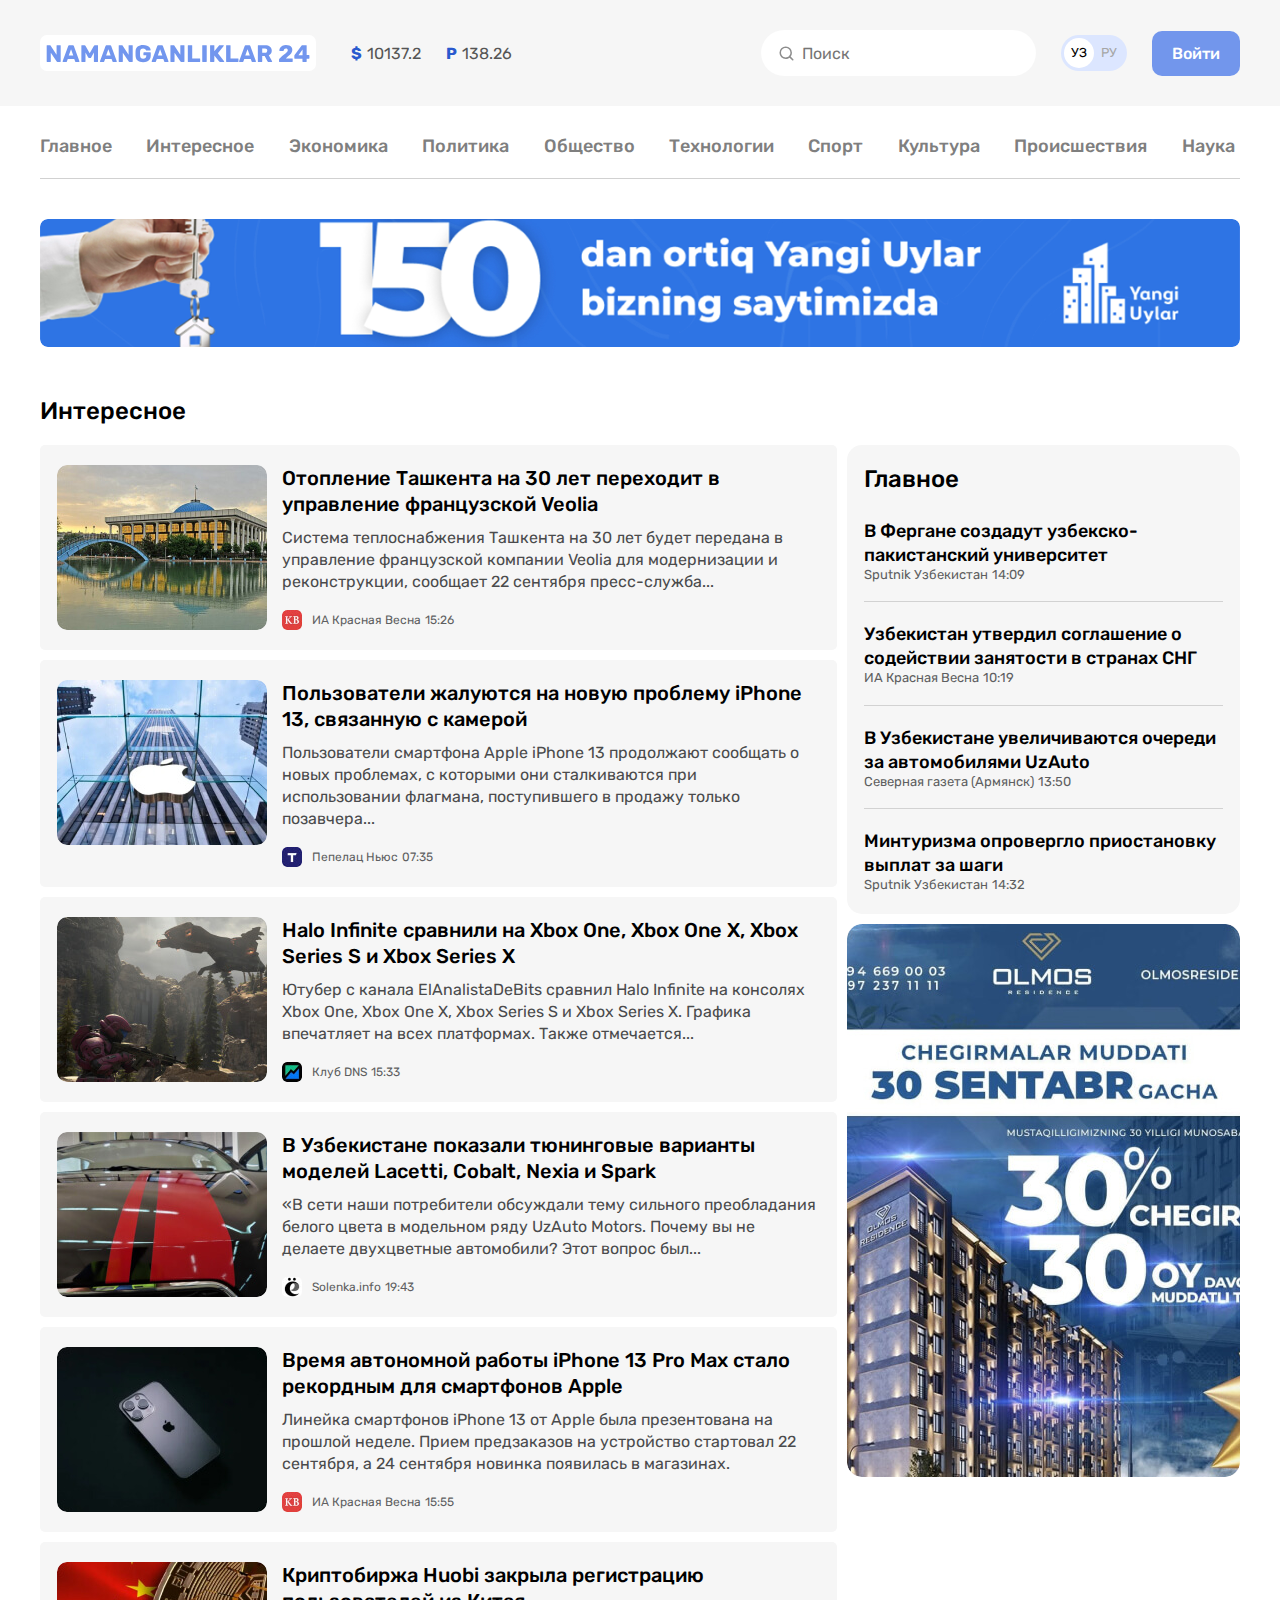
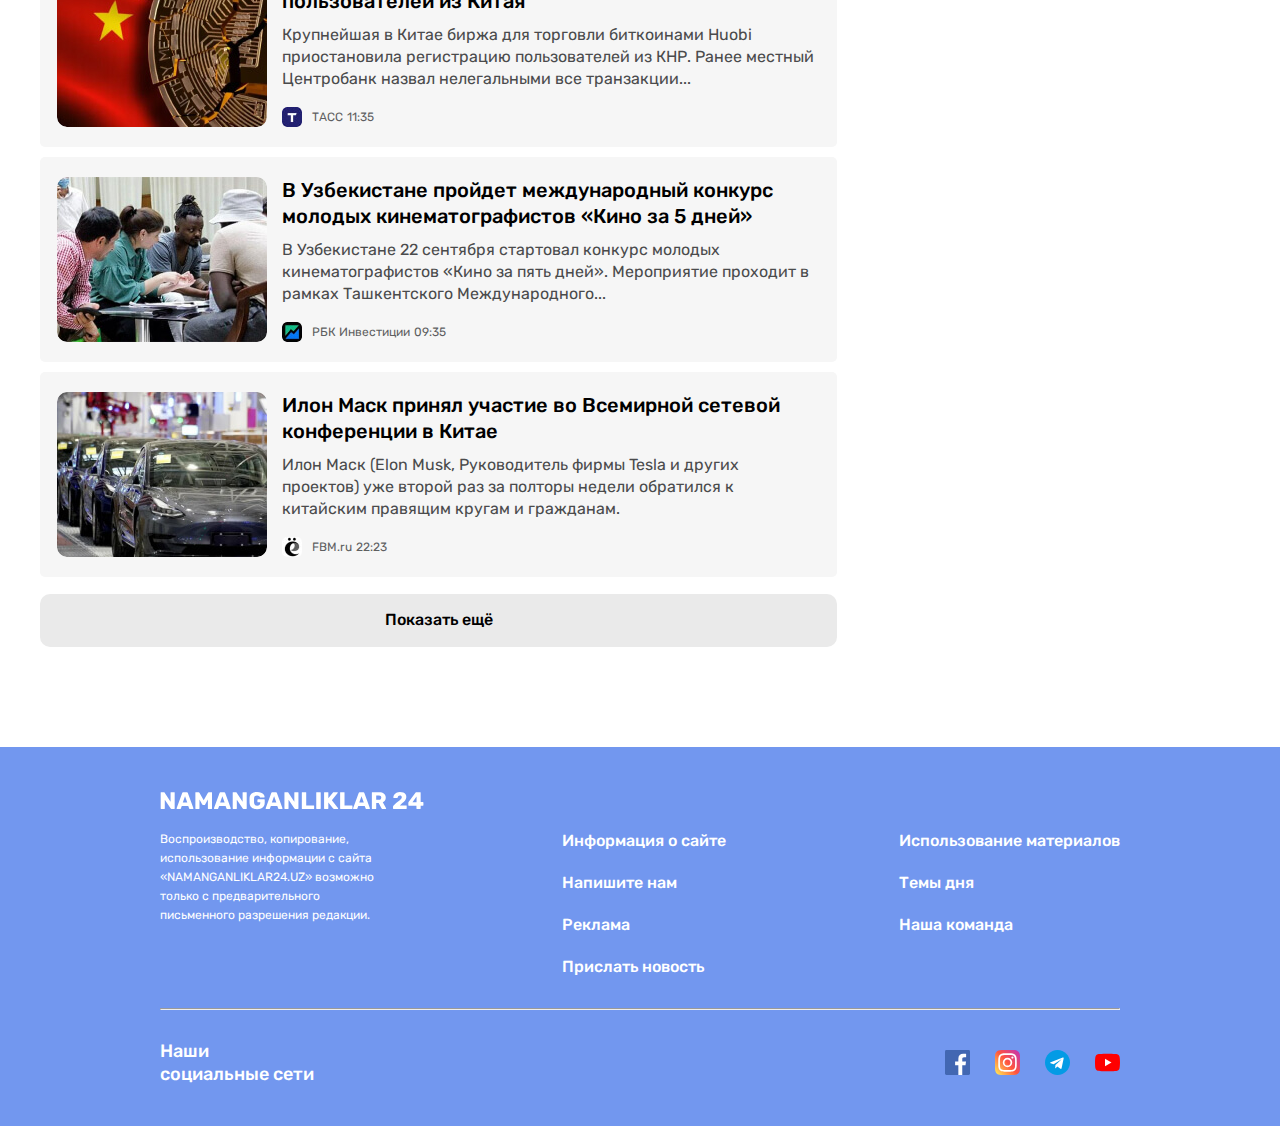
<file: pages/Интересное/index.html>
<!DOCTYPE html>
<html lang="ru">

<head>
    <meta charset="UTF-8">
    <meta http-equiv="X-UA-Compatible" content="IE=edge">
    <meta name="viewport" content="width=device-width, initial-scale=1.0">
    <title>NAMANGANLIKLAR24</title>
    <link rel="shortcut icon" href="../../images/namanganlilkar-title-icon.png" type="image/x-icon">
    <!-- GOOGLE FONTS LINK -->
    <link rel="preconnect" href="https://fonts.googleapis.com">
    <link rel="preconnect" href="https://fonts.gstatic.com" crossorigin>
    <link href="https://fonts.googleapis.com/css2?family=Rubik:wght@400;500;700&display=swap" rel="stylesheet">
    <!-- STYLES CSS -->
    <!-- <link rel="stylesheet" href="../../css/normalize.css">
    <link rel="stylesheet" href="../../css/main.css"> -->
    <link rel="stylesheet" href="../../css/main.min.css">
</head>

<body>

    <!-- SITE HEADER -->
    <header class="site-header">

        <!-- SITE HEADER TOP -->
        <div class="site-header-top">
            <div class="container site-header-container">
                <a class="site-header-top-logo" href="./index.html">
                    <img class="site-header-top-logo-img" src="../..//images/namanganliklar-logo.svg" alt="" width="264"
                        height="28">
                </a>
                <ul class="currency-rates">
                    <li class="currency-rates-item">
                        <strong class="currency-rates-bold">$</strong>
                        <span class="currency-rates-text">10137.2</span>

                    </li>
                    <li class="currency-rates-item">
                        <strong class="currency-rates-bold">P</strong>
                        <span class="currency-rates-text">138.26</span>

                    </li>
                </ul>
                <form class="site-header-top-form" action="" method="GET">
                    <input class="site-header-top-form-search" type="search" name="search" placeholder="Поиск" required>
                </form>
                <div class="lang-toggler">
                    <a class="lang-toggler-item lang-toggler-item-active" href="./index.html">УЗ</a>
                    <a class="lang-toggler-item" href="./indexru.html">РУ</a>
                </div>
                <a class="site-header-btn primary-btn" href="../contact/contact.html">Войти</a>
            </div>
        </div>
        <!-- SITE HEADER TOP END -->

        <!-- SITE HEADER BOTTOM  -->
        <div class="site-header-bottom">
            <div class="container">
                <!-- SITE HEADER BOTTOM NAV -->
                <nav class="site-header-bottom-nav">
                    <ul class="site-header-bottom-list">
                        <li class="site-header-bottom-list-item">
                            <a href="../../index.html">Главное</a>
                        </li>
                        <li class="site-header-bottom-list-item">
                            <a href="../../index.html">Интересное</a>
                        </li>
                        <li class="site-header-bottom-list-item">
                            <a href="../../index.html">Экономика</a>
                        </li>
                        <li class="site-header-bottom-list-item">
                            <a href="../../index.html">Политика</a>
                        </li>
                        <li class="site-header-bottom-list-item">
                            <a href="../../index.html">Общество</a>
                        </li>
                        <li class="site-header-bottom-list-item">
                            <a href="../../index.html">Технологии</a>
                        </li>
                        <li class="site-header-bottom-list-item">
                            <a href="../../index.html">Спорт</a>
                        </li>
                        <li class="site-header-bottom-list-item">
                            <a href="../../index.html">Культура</a>
                        </li>
                        <li class="site-header-bottom-list-item">
                            <a href="../../index.html">Происшествия</a>
                        </li>
                        <li class="site-header-bottom-list-item">
                            <a href="../../index.html">Наука</a>
                        </li>
                    </ul>
                </nav>
                <!-- SITE HEADER BOTTOM NAV END -->
                <!-- SITE HEADER BANNER -->
                <a class="site-header-banner" href="https://yangiuylar.uz/" target="_blank">
                    <img class="site-header-banner-img" src="../../images/150banner.jpg" alt="" width="1200"
                        height="128">
                </a>
                <!-- SITE HEADER BANNER END -->
            </div>
        </div>
        <!-- SITE HEADER BOTTOM END -->

    </header>
    <!-- SITE HEADER END -->

    <!-- MAIN SECTION -->
    <main class="site-main">
        <div class="container">
            <!-- GLOBAL NEWS -->
            <div class="global-news">
                <!-- GLOBAL NEWS LEFT MAIN SECTION -->
                <div class="global-news-main">
                    <h2 class="global-news-main-title">Интересное</h2>
                    <ul class="global-news-main-list">
                        <!-- GLOBAL NEWS MAIN ITEM 1 -->
                        <li class="global-news-main-list-item">
                            <img class="global-news-main-item-img" src="../../images/tosh.jpg" alt="" srcset="../../images/tosh.jpg 1x, ../../images/tosh@2x.jpg 2x" width="210" height="165">
                            <div class="global-news-main-item-content">
                                <h2 class="global-news-main-item-title">
                                    <a class="global-news-main-item-title-link" href="index.html">Отопление Ташкента на 30 лет переходит в управление французской Veolia</a>
                                </h2>
                                <p class="global-news-main-item-text">Система теплоснабжения Ташкента на 30 лет будет передана в управление французской компании Veolia для модернизации и реконструкции, сообщает 22 сентября пресс-служба...</p>
                                <div class="global-news-main-item-footer">
                                    <img class="global-news-main-item-footer-img" src="../../images/krasnaya-vesna.jpg" alt="" srcset="../../images/krasnaya-vesna.jpg 1x, ../../images/krasnaya-vesna@2x.jpg 2x" width="20" height="20">
                                    <span class="global-news-main-item-footer-text">ИА Красная Весна</span>
                                    <time class="global-news-main-item-footer-time" datetime="2022-02-22T15:26:00">15:26</time>
                                </div>
                            </div>
                        </li>
                        <!-- GLOBAL NEWS MAIN ITEM 2 -->
                        <li class="global-news-main-list-item">
                            <img class="global-news-main-item-img" src="../../images/apple.jpg" alt="" srcset="../../images/apple.jpg 1x, ../../images/apple@2x.jpg 2x" width="210" height="165">
                            <div class="global-news-main-item-content">
                                <h2 class="global-news-main-item-title"> 
                                    <a class="global-news-main-item-title-link" href="index.html">Пользователи жалуются на новую проблему iPhone 13, связанную с камерой</a>
                                </h2>
                                <p class="global-news-main-item-text">Пользователи смартфона Apple iPhone 13 продолжают сообщать о новых проблемах, с которыми они сталкиваются при использовании флагмана, поступившего в продажу только позавчера...</p>
                                <div class="global-news-main-item-footer">
                                    <img class="global-news-main-item-footer-img" src="../../images/tass.jpg" alt="" srcset="../../images/tass.jpg 1x, ../../images/tass@2x.jpg 2x" width="20" height="20">
                                    <span class="global-news-main-item-footer-text">Пепелац Ньюс </span>
                                    <time class="global-news-main-item-footer-time" datetime="2022-02-22T07:35:00">07:35</time>
                                </div>
                            </div>
                        </li>
                        <!-- GLOBAL NEWS MAIN ITEM 3 -->
                        <li class="global-news-main-list-item">
                            <img class="global-news-main-item-img" src="../../images/game.jpg" alt="" srcset="../../images/game.jpg 1x, ../../images/game@2x.jpg 2x" width="210" height="165">
                            <div class="global-news-main-item-content">
                                <h2 class="global-news-main-item-title">
                                    <a class="global-news-main-item-title-link" href="index.html">Halo Infinite сравнили на Xbox One, Xbox One X, Xbox Series S и Xbox Series X</a>
                                </h2>
                                <p class="global-news-main-item-text">Ютубер с канала ElAnalistaDeBits сравнил Halo Infinite на консолях Xbox One, Xbox One X, Xbox Series S и Xbox Series X. Графика впечатляет на всех платформах. Также отмечается...</p>
                                <div class="global-news-main-item-footer">
                                    <img class="global-news-main-item-footer-img" src="../../images/rbk-invest.jpg" alt="" srcset="../../images/rbk-invest.jpg 1x, ../../images/rbk-invest@2x.jpg 2x" width="20" height="20">
                                    <span class="global-news-main-item-footer-text">Клуб DNS  </span>
                                    <time class="global-news-main-item-footer-time" datetime="2022-02-22T15:33:00">15:33</time>
                                </div>
                            </div>
                        </li>
                        <!-- GLOBAL NEWS MAIN ITEM 4 -->
                        <li class="global-news-main-list-item">
                            <img class="global-news-main-item-img" src="../../images/redline.jpg" alt="" srcset="../../images/redline.jpg 1x, ../../images/redline@2x.jpg 2x" width="210" height="165">
                            <div class="global-news-main-item-content">
                                <h2 class="global-news-main-item-title">
                                    <a class="global-news-main-item-title-link" href="index.html">В Узбекистане показали тюнинговые варианты моделей Lacetti, Cobalt, Nexia и Spark</a>
                                </h2>
                                <p class="global-news-main-item-text">«В сети наши потребители обсуждали тему сильного преобладания белого цвета в модельном ряду UzAuto Motors. Почему вы не делаете двухцветные автомобили? Этот вопрос был...</p>
                                <div class="global-news-main-item-footer">
                                    <img class="global-news-main-item-footer-img" src="../../images/solenka.jpg" alt="" srcset="../../images/solenka.jpg 1x, ../../images/solenka@2x.jpg 2x" width="20" height="20">
                                    <span class="global-news-main-item-footer-text">Solenka.info </span>
                                    <time class="global-news-main-item-footer-time" datetime="2022-02-22T19:43:00">19:43</time>
                                </div>
                            </div>
                        </li>
                        <!-- GLOBAL NEWS MAIN ITEM 5 -->
                        <li class="global-news-main-list-item">
                            <img class="global-news-main-item-img" src="../../images/aphone.jpg" alt="" srcset="../../images/aphone.jpg 1x, ../../images/aphone@2x.jpg 2x" width="210" height="165">
                            <div class="global-news-main-item-content">
                                <h2 class="global-news-main-item-title">
                                    <a class="global-news-main-item-title-link" href="index.html">Время автономной работы iPhone 13 Pro Max стало рекордным для смартфонов Apple</a>
                                </h2>
                                <p class="global-news-main-item-text">Линейка смартфонов iPhone 13 от Apple была презентована на прошлой неделе. Прием предзаказов на устройство стартовал 22 сентября, а 24 сентября новинка появилась в магазинах.</p>
                                <div class="global-news-main-item-footer">
                                    <img class="global-news-main-item-footer-img" src="../../images/krasnaya-vesna.jpg" alt="" srcset="../../images/krasnaya-vesna.jpg 1x, ../../images/krasnaya-vesna@2x.jpg 2x" width="20" height="20">
                                    <span class="global-news-main-item-footer-text">ИА Красная Весна</span>
                                    <time class="global-news-main-item-footer-time" datetime="2022-02-22T15:55:00">15:55</time>
                                </div>
                            </div>
                        </li>
                        <!-- GLOBAL NEWS MAIN ITEM 6 -->
                        <li class="global-news-main-list-item">
                            <img class="global-news-main-item-img" src="../../images/bitcoin.jpg" alt="" srcset="../../images/bitcoin.jpg 1x, ../../images/bitcoin@2x.jpg 2x" width="210" height="165">
                            <div class="global-news-main-item-content">
                                <h2 class="global-news-main-item-title">
                                    <a class="global-news-main-item-title-link" href="index.html">Криптобиржа Huobi закрыла регистрацию пользователей из Китая</a>
                                </h2>
                                <p class="global-news-main-item-text">Крупнейшая в Китае биржа для торговли биткоинами Huobi приостановила регистрацию пользователей из КНР. Ранее местный Центробанк назвал нелегальными все транзакции...</p>
                                <div class="global-news-main-item-footer">
                                    <img class="global-news-main-item-footer-img" src="../../images/tass.jpg" alt="" srcset="../../images/tass.jpg 1x, ../../images/tass@2x.jpg 2x" width="20" height="20">
                                    <span class="global-news-main-item-footer-text">ТАСС </span>
                                    <time class="global-news-main-item-footer-time" datetime="2022-02-22T11:35:00">11:35</time>
                                </div>
                            </div>
                        </li>
                        <!-- GLOBAL NEWS MAIN ITEM 7 -->
                        <li class="global-news-main-list-item">
                            <img class="global-news-main-item-img" src="../../images/odam.jpg" alt="" srcset="../../images/odam.jpg 1x, ../../images/odam@2x.jpg 2x" width="210" height="165">
                            <div class="global-news-main-item-content">
                                <h2 class="global-news-main-item-title">
                                    <a class="global-news-main-item-title-link" href="index.html">В Узбекистане пройдет международный конкурс молодых кинематографистов «Кино за 5 дней»</a>
                                </h2>
                                <p class="global-news-main-item-text">В Узбекистане 22 сентября стартовал конкурс молодых кинематографистов «Кино за пять дней». Мероприятие проходит в рамках Ташкентского Международного...</p>
                                <div class="global-news-main-item-footer">
                                    <img class="global-news-main-item-footer-img" src="../../images/rbk-invest.jpg" alt="" srcset="../../images/rbk-invest.jpg 1x, ../../images/rbk-invest@2x.jpg 2x" width="20" height="20">
                                    <span class="global-news-main-item-footer-text">РБК Инвестиции </span>
                                    <time class="global-news-main-item-footer-time" datetime="2022-02-22T09:35:00">09:35</time>
                                </div>
                            </div>
                        </li>
                        <!-- GLOBAL NEWS MAIN ITEM 8 -->
                        <li class="global-news-main-list-item">
                            <img class="global-news-main-item-img" src="../../images/tesla.jpg" alt="" srcset="../../images/tesla.jpg 1x, ../../images/tesla@2x.jpg 2x" width="210" height="165">
                            <div class="global-news-main-item-content">
                                <h2 class="global-news-main-item-title">
                                    <a class="global-news-main-item-title-link" href="../news/index.html">Илон Маск принял участие во Всемирной сетевой конференции в Китае</a>
                                </h2>
                                <p class="global-news-main-item-text">Илон Маск (Elon Musk, Руководитель фирмы Tesla и других проектов) уже второй раз за полторы недели обратился к китайским правящим кругам и гражданам.</p>
                                <div class="global-news-main-item-footer">
                                    <img class="global-news-main-item-footer-img" src="../../images/solenka.jpg" alt="" srcset="../../images/solenka.jpg 1x, ../../images/solenka@2x.jpg 2x" width="20" height="20">
                                    <span class="global-news-main-item-footer-text">FBM.ru  </span>
                                    <time class="global-news-main-item-footer-time" datetime="2022-02-22T22:23:00">22:23</time>
                                </div>
                            </div>
                        </li>
                    </ul>
                    <button class="global-news-main-btn">Показать ещё</button>
                </div>
                <!-- GLOBAL NEWS LEFT MAIN SECTION END -->
                <!-- GLOBAL NEWS RIGHT ASIDE SECTION -->
                <aside class="global-news-aside">
                    <ul class="global-news-aside-list">
                        <h2 class="global-news-aside-title">Главное</h2>
                        <!-- GLOBAL NEWS ASIDE ITEM 1 -->
                        <li class="global-news-aside-list-item">
                            <a href="index.html" class="global-news-aside-item-title">В Фергане создадут узбекско-пакистанский университет</a>
                            <div class="global-news-aside-item-footer">
                                <span class="global-news-aside-item-footer-text">Sputnik Узбекистан </span>
                                <time class="global-news-aside-item-footer-time" datetime="2022-02-22T14:09:00">14:09</time>
                            </div>
                        </li>
                        <!-- GLOBAL NEWS ASIDE ITEM 2 -->
                        <li class="global-news-aside-list-item">
                            <a href="index.html" class="global-news-aside-item-title">Узбекистан утвердил соглашение о содействии занятости в странах СНГ</a>
                            <div class="global-news-aside-item-footer">
                                <span class="global-news-aside-item-footer-text">ИА Красная Весна </span>
                                <time class="global-news-aside-item-footer-time" datetime="2022-02-22T10:19:00">10:19</time>
                            </div>
                        </li>
                        <!-- GLOBAL NEWS ASIDE ITEM 3 -->
                        <li class="global-news-aside-list-item">
                            <a href="index.html" class="global-news-aside-item-title">В Узбекистане увеличиваются очереди за автомобилями UzAuto</a>
                            <div class="global-news-aside-item-footer">
                                <span class="global-news-aside-item-footer-text">Северная газета (Армянск) </span>
                                <time class="global-news-aside-item-footer-time" datetime="2022-02-22T10:19:00">13:50</time>
                            </div>
                        </li>
                        <!-- GLOBAL NEWS ASIDE ITEM 4 -->
                        <li class="global-news-aside-list-item">
                            <a href="index.html" class="global-news-aside-item-title">Минтуризма опровергло приостановку выплат за шаги</a>
                            <div class="global-news-aside-item-footer">
                                <span class="global-news-aside-item-footer-text">Sputnik Узбекистан </span>
                                <time class="global-news-aside-item-footer-time" datetime="2022-02-22T14:32:00">14:32</time>
                            </div>
                        </li>
                    </ul>
                    <a class="global-news-aside-reklama" href="https://olmosresidence.uz/">
                        <img class="interesnoe-global-news-aside-reklama-img" src="../../images/olmos.jpg" alt="" srcset="../../images/olmos.jpg 1x, ../../images/olmos@2x.jpg 2x" width="393" height="553">
                    </a>
                </aside>
                <!-- GLOBAL NEWS RIGHT ASIDE SECTION END -->
            </div>
            <!-- GLOBAL NEWS END -->

        </div>
    </main>
    <!-- MAIN SECTION END -->

    <!-- SITE FOOTER -->
    <footer class="site-footer">
        <div class="site-footer-container">
            <div class="site-footer-logo">
                <a class="site-footer-logo-link" href="./index.html">
                    <img class="site-footer-logo-img" src="../../images/site-footer-logo.svg" alt="" width="264" height="28">
                </a>
            </div>
            <div class="site-footer-main">
                <p class="site-footer-main-text">Воспроизводство, копирование, использование информации с сайта «NAMANGANLIKLAR24.UZ» возможно только с предварительного письменного разрешения редакции.
                </p>
                <ul class="site-footer-main-list">
                    <li class="site-footer-main-list-item">
                        <a class="site-footer-main-item-link" href="../contact/contact.html">Информация о сайте</a>
                    </li>
                    <li class="site-footer-main-list-item">
                        <a class="site-footer-main-item-link" href="../contact/contact.html">Напишите нам</a>
                    </li>
                    <li class="site-footer-main-list-item">
                        <a class="site-footer-main-item-link" href="../contact/contact.html">Реклама</a>
                    </li>
                    <li class="site-footer-main-list-item">
                        <a class="site-footer-main-item-link" href="../contact/contact.html">Прислать новость</a>
                    </li>
                </ul>
                <ul class="site-footer-main-list">
                    <li class="site-footer-main-list-item">
                        <a class="site-footer-main-item-link" href="../contact/contact.html">Использование материалов</a>
                    </li>
                    <li class="site-footer-main-list-item">
                        <a class="site-footer-main-item-link" href="../contact/contact.html">Темы дня</a>
                    </li>
                    <li class="site-footer-main-list-item">
                        <a class="site-footer-main-item-link" href="../contact/contact.html">Наша команда</a>
                    </li>
                </ul>
            </div>
            <hr class="site-footer-hr">
            <div class="site-footer-social-media">
                <h2 class="site-footer-social-media-title">Наши<br>социальные сети</h2>
                <ul class="site-footer-social-media-list">
                    <li class="site-footer-social-media-list-item">
                        <a href="" class="site-footer-social-media-item-link">
                            <img src="../../images/facebook-icon.svg" class="site-footer-social-media-item-img" alt="" width="25" height="25">
                        </a>
                    </li>
                    <li class="site-footer-social-media-list-item">
                        <a href="" class="site-footer-social-media-item-link">
                            <img src="../../images/instagram-icon.svg" class="site-footer-social-media-item-img" alt="" width="25.07" height="25.08">
                        </a>
                    </li>
                    <li class="site-footer-social-media-list-item">
                        <a href="" class="site-footer-social-media-item-link">
                            <img src="../../images/telegram-icon.svg" class="site-footer-social-media-item-img" alt="" width="25" height="25">
                        </a>
                    </li>
                    <li class="site-footer-social-media-list-item">
                        <a href="" class="site-footer-social-media-item-link">
                            <img src="../../images/youtube-icon.svg" class="site-footer-social-media-item-img" alt="" width="25" height="17.5">
                        </a>
                    </li>
                </ul>
            </div>
        </div>
    </footer>
    <!-- SITE FOOTER END -->

</body>

</html>
</file>
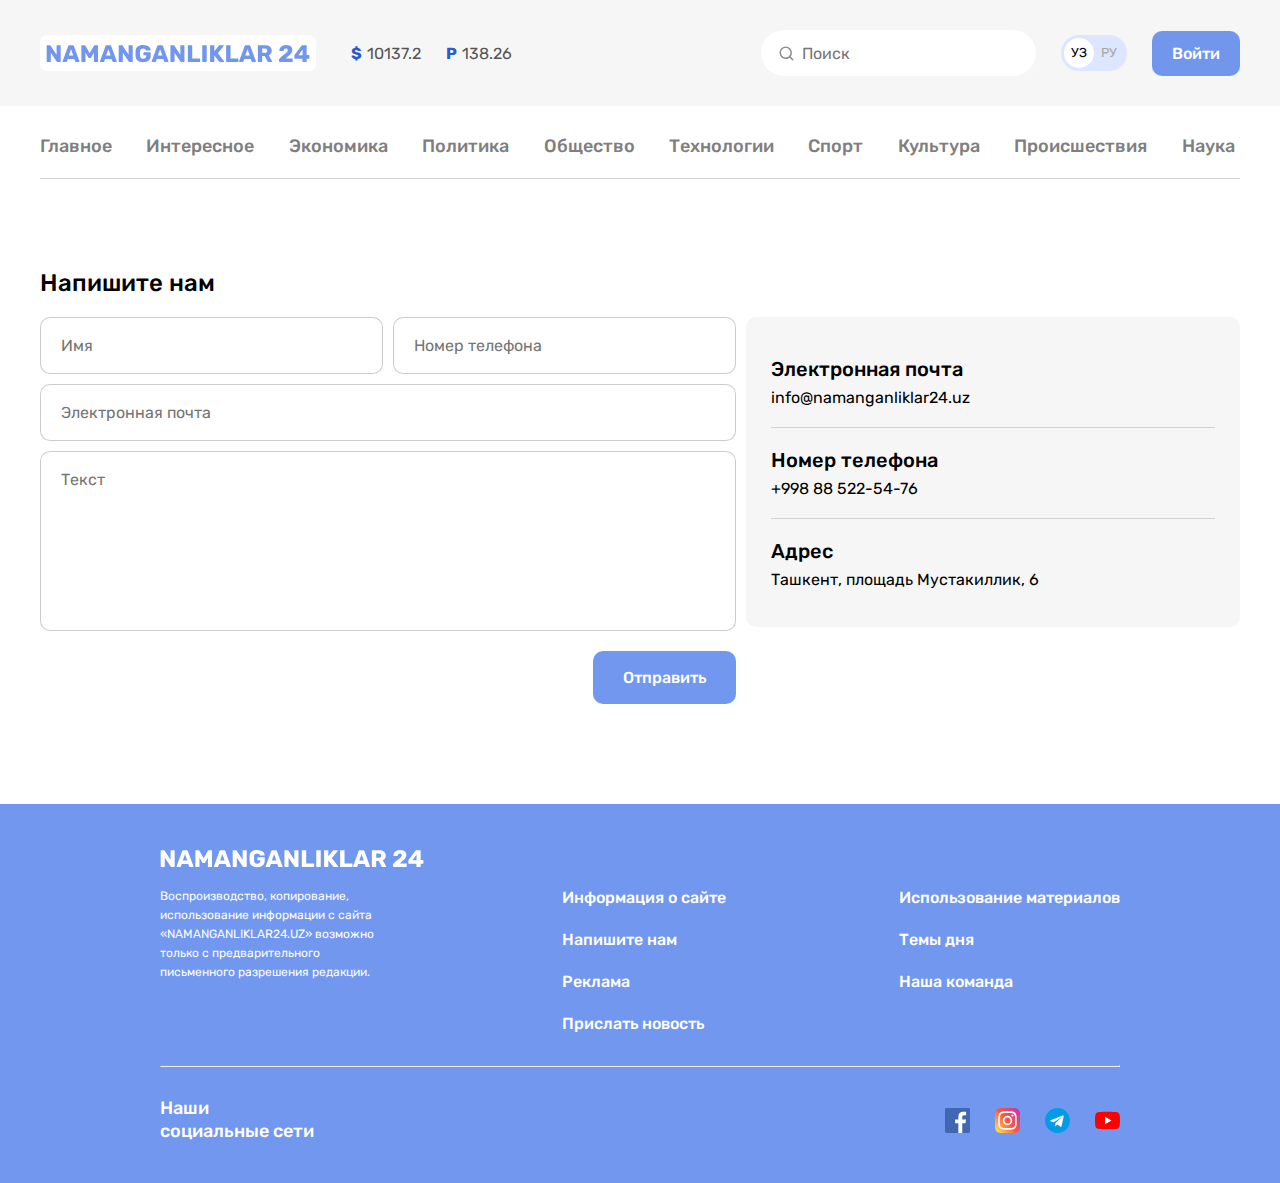
<file: pages/contact/contact.html>
<!DOCTYPE html>
<html lang="ru">

<head>
    <meta charset="UTF-8">
    <meta http-equiv="X-UA-Compatible" content="IE=edge">
    <meta name="viewport" content="width=device-width, initial-scale=1.0">
    <title>NAMANGANLIKLAR24</title>
    <link rel="shortcut icon" href="../../images/namanganlilkar-title-icon.png" type="image/x-icon">
    <!-- GOOGLE FONTS LINK -->
    <link rel="preconnect" href="https://fonts.googleapis.com">
    <link rel="preconnect" href="https://fonts.gstatic.com" crossorigin>
    <link href="https://fonts.googleapis.com/css2?family=Rubik:wght@400;500;700&display=swap" rel="stylesheet">
    <!-- STYLES CSS -->
    <!-- <link rel="stylesheet" href="../../css/normalize.css">
    <link rel="stylesheet" href="../../css/main.css"> -->
    <link rel="stylesheet" href="../../css/main.min.css">
</head>

<body>

    <!-- SITE HEADER -->
    <header class="site-header">

        <!-- SITE HEADER TOP -->
        <div class="site-header-top">
            <div class="container site-header-container">
                <a class="site-header-top-logo" href="../../index.html">
                    <img class="site-header-top-logo-img" src="../../images/namanganliklar-logo.svg" alt="" width="264"
                        height="28">
                </a>
                <ul class="currency-rates">
                    <li class="currency-rates-item">
                        <strong class="currency-rates-bold">$</strong>
                        <span class="currency-rates-text">10137.2</span>

                    </li>
                    <li class="currency-rates-item">
                        <strong class="currency-rates-bold">P</strong>
                        <span class="currency-rates-text">138.26</span>

                    </li>
                </ul>
                <form class="site-header-top-form" action="" method="GET">
                    <input class="site-header-top-form-search" type="search" name="search" placeholder="Поиск" required>
                </form>
                <div class="lang-toggler">
                    <a class="lang-toggler-item lang-toggler-item-active" href="../../index.html">УЗ</a>
                    <a class="lang-toggler-item" href="./indexru.html">РУ</a>
                </div>
                <a class="site-header-btn primary-btn" href="../../index.html">Войти</a>
            </div>
        </div>
        <!-- SITE HEADER TOP END -->

        <!-- SITE HEADER BOTTOM  -->
        <div class="site-header-bottom">
            <div class="container">
                <!-- SITE HEADER BOTTOM NAV -->
                <nav class="site-header-bottom-nav">
                    <ul class="site-header-bottom-list">
                        <li class="site-header-bottom-list-item">
                            <a href="../../index.html">Главное</a>
                        </li>
                        <li class="site-header-bottom-list-item">
                            <a href="../Интересное/index.html">Интересное</a>
                        </li>
                        <li class="site-header-bottom-list-item">
                            <a href="../../index.html">Экономика</a>
                        </li>
                        <li class="site-header-bottom-list-item">
                            <a href="../Интересное/index.html">Политика</a>
                        </li>
                        <li class="site-header-bottom-list-item">
                            <a href="../../index.html">Общество</a>
                        </li>
                        <li class="site-header-bottom-list-item">
                            <a href="../Интересное/index.html">Технологии</a>
                        </li>
                        <li class="site-header-bottom-list-item">
                            <a href="../../index.html">Спорт</a>
                        </li>
                        <li class="site-header-bottom-list-item">
                            <a href="../Интересное/index.html">Культура</a>
                        </li>
                        <li class="site-header-bottom-list-item">
                            <a href="../../index.html">Происшествия</a>
                        </li>
                        <li class="site-header-bottom-list-item">
                            <a href="../Интересное/index.html">Наука</a>
                        </li>
                    </ul>
                </nav>
                <!-- SITE HEADER BOTTOM NAV END -->
            </div>
        </div>
        <!-- SITE HEADER BOTTOM END -->

    </header>
    <!-- SITE HEADER END -->

    <!-- MAIN SECTION -->
    <main class="site-main">
        <div class="container">
            <!-- CONTACT SECTION -->
            <div class="contact-section">
                <h2 class="contact-title">Напишите нам</h2>
                <form class="contact-form" action="" method="POST">
                    <div class="contact-form-input-wrapper">
                        <input class="contact-form-input contact-form-input-details" type="text" placeholder="Имя" name="name" aria-label="name" required>
                        <input class="contact-form-input contact-form-input-details" type="number" placeholder="Номер телефона" name="phone number" aria-label="phone number" required>
                    </div>
                    <input class="contact-form-input" type="email" placeholder="Электронная почта" name="email" aria-label="email" required>
                    <textarea class="contact-form-input contact-form-text-area" placeholder="Текст" name="text" aria-label="text" id="text-area-text" required  ></textarea>
                    <button class="primary-btn contact-form-btn" type="submit">Отправить</button>
                </form>
                <div class="contact-about">
                    <div class="contact-about-email">
                        <h4 class="contact-about-title">Электронная почта</h4>
                        <p class="contact-about-text">info@namanganliklar24.uz</p>
                    </div>
                    <div class="contact-about-phone">
                        <h4 class="contact-about-title">Номер телефона</h4>
                        <p class="contact-about-text">+998 88 522-54-76</p>
                    </div>
                    <div class="contact-about-adres">
                        <h4 class="contact-about-title">Адрес</h4>
                        <p class="contact-about-text">Ташкент, площадь Мустакиллик, 6 </p>
                    </div>
                </div>
            </div>
        </div>
    </main>
    <!-- SITE FOOTER -->
    <footer class="site-footer">
        <div class="site-footer-container">
            <div class="site-footer-logo">
                <a class="site-footer-logo-link" href="./index.html">
                    <img class="site-footer-logo-img" src="../../images/site-footer-logo.svg" alt="" width="264" height="28">
                </a>
            </div>
            <div class="site-footer-main">
                <p class="site-footer-main-text">Воспроизводство, копирование, использование информации с сайта «NAMANGANLIKLAR24.UZ» возможно только с предварительного письменного разрешения редакции.
                </p>
                <ul class="site-footer-main-list">
                    <li class="site-footer-main-list-item">
                        <a class="site-footer-main-item-link" href="#">Информация о сайте</a>
                    </li>
                    <li class="site-footer-main-list-item">
                        <a class="site-footer-main-item-link" href="contact.html">Напишите нам</a>
                    </li>
                    <li class="site-footer-main-list-item">
                        <a class="site-footer-main-item-link" href="#">Реклама</a>
                    </li>
                    <li class="site-footer-main-list-item">
                        <a class="site-footer-main-item-link" href="#">Прислать новость</a>
                    </li>
                </ul>
                <ul class="site-footer-main-list">
                    <li class="site-footer-main-list-item">
                        <a class="site-footer-main-item-link" href="#">Использование материалов</a>
                    </li>
                    <li class="site-footer-main-list-item">
                        <a class="site-footer-main-item-link" href="#">Темы дня</a>
                    </li>
                    <li class="site-footer-main-list-item">
                        <a class="site-footer-main-item-link" href="#">Наша команда</a>
                    </li>
                </ul>
            </div>
            <hr class="site-footer-hr">
            <div class="site-footer-social-media">
                <h2 class="site-footer-social-media-title">Наши<br>социальные сети</h2>
                <ul class="site-footer-social-media-list">
                    <li class="site-footer-social-media-list-item">
                        <a href="" class="site-footer-social-media-item-link">
                            <img src="../../images/facebook-icon.svg" class="site-footer-social-media-item-img" alt="" width="25" height="25">
                        </a>
                    </li>
                    <li class="site-footer-social-media-list-item">
                        <a href="" class="site-footer-social-media-item-link">
                            <img src="../../images/instagram-icon.svg" class="site-footer-social-media-item-img" alt="" width="25.07" height="25.08">
                        </a>
                    </li>
                    <li class="site-footer-social-media-list-item">
                        <a href="" class="site-footer-social-media-item-link">
                            <img src="../../images/telegram-icon.svg" class="site-footer-social-media-item-img" alt="" width="25" height="25">
                        </a>
                    </li>
                    <li class="site-footer-social-media-list-item">
                        <a href="" class="site-footer-social-media-item-link">
                            <img src="../../images/youtube-icon.svg" class="site-footer-social-media-item-img" alt="" width="25" height="17.5">
                        </a>
                    </li>
                </ul>
            </div>
        </div>
    </footer>
    <!-- SITE FOOTER END -->

</body>

</html>
</file>
<file: css/main.css>
/* GLOBAL STYLES */
*,
*::after,
*::before {
    -webkit-box-sizing: border-box;
            box-sizing: border-box;
    margin: 0;
    padding: 0;
}
/* *:focus {
    outline: #2959ce dashed 1px;
    outline-offset: 3px;
} */
html {
    height: 100%;
    scroll-behavior: smooth;
}
body {
    height: 100%;
    font-family: 'Rubik', 'Arial', sans-serif;
    font-size: 16px;
    font-weight: 400;
    line-height: 22px;
    background-color: #fff;
    color: #4a4b4c;
    display: -webkit-box;
    display: -ms-flexbox;
    display: flex;
    -webkit-box-orient: vertical;
    -webkit-box-direction: normal;
        -ms-flex-direction: column;
            flex-direction: column;
}
img {
    max-width: 100%;
    height: auto;
}
/* CONTAINER SYTLES */
.container {
    width: 100%;
    max-width: 1240px;
    padding-left: 20px;
    padding-right: 20px;
    margin-left: auto;
    margin-right: auto;
}
/* BUTTON STYLES */
.primary-btn {
    text-decoration: none;
    font-size: 16px;
    line-height: 19px;
    color: #fff;
    font-weight: 500;
    background-color: #7296ec;
    padding: 13px 20px;
    border-radius: 10px;
    display: inline-block;
    cursor: pointer;
    border: none;
    -webkit-transition: all 0.5s ease-in-out;
    -o-transition: all 0.5s ease-in-out;
    transition: all 0.5s ease-in-out;
}
.primary-btn:hover{
    background-color: #7297ecc5;
}
.orange-btn {
    font-weight: 500;
    font-size: 20px;
    line-height: 23.7px;
    color: #fff;
    text-decoration: none;
    border: none;
    border-radius: 10px;
    background-color: #f78b3b;
    padding: 13px 30px;
    cursor: pointer;
}
.orange-btn:hover{
    background-color: #f78d3bc9; 
}

/* SITE HEADER STYLES */
.site-header {      
    background-color: #fff;
    margin-bottom: 50px;
}

/* SITE HEADER TOP STYLES */
.site-header-top {
    padding: 30px 0;
    background-color: #f6f6f6;
    margin-bottom: 10px;
}
.site-header-container {
    display: -webkit-box;
    display: -ms-flexbox;
    display: flex;
    -webkit-box-align: center;
        -ms-flex-align: center;
            align-items: center;
}
.site-header-top-logo {
    border-radius: 7px;
    background-color: #fff;
    padding: 9px 6px 8px;
    display: -webkit-box;
    display: -ms-flexbox;
    display: flex;
    margin-right: 35px;
}
.site-header-top-logo-img {
    display: block;
}
.currency-rates {
    display: -webkit-box;
    display: -ms-flexbox;
    display: flex;
    -webkit-box-align: center;
        -ms-flex-align: center;
            align-items: center;
    list-style: none;
    line-height: 19px;
    margin-right: auto;
}
.currency-rates-item:first-child {
    margin-right: 25px;
}
.currency-rates-bold {
    font-weight: 700;
    color: #2959ce;
    margin-right: 1px;
}
.currency-rates-text {
    color: #555;
}
.site-header-top-form {
    margin-right: 25px;
}
.site-header-top-form-search {
    width: 275px;
    padding: 15px 10px 13px 41px;
    border-radius: 60px;
    background-color: #fff;
    border: none;
    outline: none;
    background-image: url("../images/search-icon.svg");
    background-repeat: no-repeat;
    background-position: 17.5px center;
    background-size: 15px 15px;
}
.lang-toggler {
    border-radius: 39px;
    background-color: #dce6ff;
    padding: 3px;
    display: -webkit-box;
    display: -ms-flexbox;
    display: flex;
    margin-right: 25px;
}
.lang-toggler-item {
    width: 30px;
    height: 30px;
    border-radius: 50%;
    text-align: center;
    font-size: 13px;
    line-height: 30px;
    color: #a6a6a6;
    text-decoration: none;
}
.lang-toggler-item-active {
    color: #000;
    background-color: #fff;
}


/* SITE HEADER BOTTOM SECTION STYLES */
.site-header-bottom {
    background-color: #fff;
}
.site-header-bottom-nav {
    padding-top: 15px;
    padding-bottom: 15px;
    border-bottom: 1px solid #d1d1d1;
    margin-bottom: 40px;
}
.site-header-bottom-list {
    display: -webkit-box;
    display: -ms-flexbox;
    display: flex;
    -webkit-box-align: center;
        -ms-flex-align: center;
            align-items: center;
    -ms-flex-wrap: wrap;
        flex-wrap: wrap;
    list-style: none;
}
.site-header-bottom-list-item {
    margin-top: 5px;
    margin-bottom: 5px;
}
.site-header-bottom-list-item:not(:last-child) {
    margin-right: 34.4px;
}
.site-header-bottom-list-item a {
    text-decoration: none;
    color: #7f7f7f;
    font-weight: 500;
    font-size: 18px;
    line-height: 21px;
    -webkit-transition: all 0.1s ease ;
    -o-transition: all 0.1s ease ;
    transition: all 0.1s ease ;
}
.site-header-bottom-list-item a:hover{
    color: #577fdd;
}
.site-header-bottom-list-item a:active{
    opacity: 0.6;
}
.site-header-banner {
    display: -webkit-box;
    display: -ms-flexbox;site-footer-container;
    display: flex;
}
.site-header-banner-img {
    width: 100%;
    border-radius: 8px;
}
.site-header-banner-img:hover{
    -webkit-transform: scale(1.001, 1.001);
        -ms-transform: scale(1.001, 1.001);
            transform: scale(1.001, 1.001);
}

/* MAIN SECTION STYLES */
.site-main {
    background-color: #fff;
}

/* NEWS CARDS SECTION STYLES */
.news-cards {
    display: -webkit-box;
    display: -ms-flexbox;
    display: flex;
    -ms-flex-wrap: wrap;
        flex-wrap: wrap;
    list-style: none;
    margin-left: -10px;
}
.news-cards-item {
    width: 393px;
    border-radius: 15px;
    background-color: #f6f6f6;
    padding: 20px 17px 15px;
    margin-left: 10px;
    margin-bottom: 10px;
    display: -webkit-box;
    display: -ms-flexbox;
    display: flex;
    -webkit-box-orient: vertical;
    -webkit-box-direction: normal;
        -ms-flex-direction: column;
            flex-direction: column;
}
.news-cards-item-title {
    margin-bottom: 10px;
}
.news-cards-item-title-link {
    font-weight: 500;
    font-size: 20px;
    line-height: 26px;
    color: #000;
    text-decoration: none;

}
.news-cards-item-title-link:hover,
.global-news-main-item-title-link:hover,
.global-news-aside-item-title:hover{
    color: #2959ce;
}
.news-cards-item-text {
    margin-bottom: 15px;
}
.news-cards-item-img {
    width: 359px;
    height: 165px;
    -o-object-fit: cover;
       object-fit: cover;
    border-radius: 10px;
    display: -webkit-box;
    display: -ms-flexbox;
    display: flex;
    margin-top: auto;
    margin-bottom: 15px;
}
.news-cards-item-footer {
    display: -webkit-box;
    display: -ms-flexbox;
    display: flex;
    -webkit-box-align: center;
        -ms-flex-align: center;
            align-items: center;
}
.news-cards-item-footer-img {
    margin-right: 10px;
    width: 20px;
    height: 20px;
    -o-object-fit: contain;
       object-fit: contain;
    border-radius: 5px;
}
.news-cards-item-footer-text,
.news-cards-item-footer-time {
    font-size: 12px;
    line-height: 14.5px;
    color: #5e5f61;
}
.news-cards-item-footer-time {
    margin-left: 3px;
}

/* NOTIFICATION SECTION STYLES */
.notificaion {
    width: 100%;
    max-width: 1050px;
    padding: 24px 71px 24px 29px;
    border-radius: 10px;
    background-image: url("../images/notification-bg.jpg");
    background-repeat: no-repeat;
    background-size: cover;
    background-position: center;
    display: -webkit-box;
    display: -ms-flexbox;
    display: flex;
    -webkit-box-align: center;
        -ms-flex-align: center;
            align-items: center;
    -webkit-box-pack: justify;
        -ms-flex-pack: justify;
            justify-content: space-between;
    margin-left: auto;
    margin-right: auto;
    margin-top: 60px;
    margin-bottom: 60px;
}
.notification-title {
    font-size: 20px;
    font-weight: 500;
    line-height: 26px;
    color: #000;
}



/* NOTIFICATION ALERT */
.modal {
    display: flex;
    flex-direction: column;
    align-items: center;
    position: fixed;
    top: 50%;
    left: 50%;
    transform: translate(-50%,-50%);
    width: 100%;
    max-width: 850px;
    background-color: #fff;
    padding: 50px 0;
    border-radius: 20px;
    z-index: 100;
}
.modal-text {
    text-align: center;
    width: 512px;
    font-weight: 500;
    font-size: 26px;
    line-height: 34px;
}
.modal img {
    width: 24px;
    height: 24px;
    position: absolute;
    top: 20px;
    right: 20px;
}
.close-btn {
    cursor: pointer;
}
.modal-btn {
    margin-top: 30px;
    width: 187px;
    height: 58px;
}

.ovarly {
    position: fixed;
    top: 0;
    left: 0;
    bottom: 0;
    width: 100%;
    background-color: rgba(0, 0, 0, 0.5);
    backdrop-filter: blur(4);
}
    
    .hidden {
        display: none;
    }

/* GLOBAL NEWS STYLES */
.global-news {
    display: -webkit-box;
    display: -ms-flexbox;
    display: flex;
    padding-top: 48px;
    position: relative;
    margin-bottom: 100px;
}
.global-news-main {
    width: 100%;
    max-width: 797px;
    margin-right: 10px;
}
.global-news-main-title {
    font-weight: 500;
    font-size: 24px;
    line-height: 28.44px;
    color: #000;
    position: absolute;
    top: 0;
    left: 0;
}
.global-news-main-list {
    list-style: none;
    margin-bottom: 17px;
}
.global-news-main-list-item {
    display: -webkit-box;
    display: -ms-flexbox;
    display: flex;
    padding: 20px 20px 20px 17px;
    border-radius: 5px;
    background-color: #f6f6f6;
}
.global-news-main-list-item:not(:last-child) {
    margin-bottom: 10px;
}
.global-news-main-item-img {
    width: 210px;
    height: 165px;
    -o-object-fit: cover;
       object-fit: cover;
    border-radius: 10px;
    margin-right: 15px;
}
.global-news-main-item-title {
    margin-bottom: 10px;
}
.global-news-main-item-title-link {
    text-decoration: none;
    font-weight: 500;
    font-size: 20px;
    line-height: 26px;
    color:#000;
}
.global-news-main-item-text {
    margin-bottom: 17px;
}
.global-news-main-item-footer {
    display: -webkit-box;
    display: -ms-flexbox;
    display: flex;
    -webkit-box-align: center;
        -ms-flex-align: center;
            align-items: center;
}
.global-news-main-item-footer-img {
    width: 20px;
    height: 20px;
    display: block;
    margin-right: 10px;
    border-radius: 5px;
}
.global-news-main-item-footer-text,
.global-news-main-item-footer-time {
    font-size: 12px;
    line-height: 14.22px;
    color: #5e5f61;
}
.global-news-main-item-footer-time {
    margin-left: 4px;
}
.global-news-main-btn {
    display: block;
    width: 100%;
    font-size: 16px;
    font-weight: 500;
    background-color: #eaeaea;
    border-radius: 10px;
    padding: 17px;
    border: none;
    outline: none;
    cursor: pointer;
}
.global-news-main-btn:hover{
    background-color: #577fdde3;
    color: #fff;
}
/* GLOBAL NEWS ASIDE SECTION STYLES */
.global-news-aside {
    width: 100%;
    max-width: 393px;
}
.global-news-aside-list {
    list-style: none;
    background-color: #f6f6f6;
    padding: 20px 17px 22px;
    border-radius: 15px;
    margin-bottom: 10px;
}
.global-news-aside-title {
    font-weight: 500;
    font-size: 24px;
    line-height: 28.44px;
    color: #000;
    margin-bottom: 25px;
}
.global-news-aside-list-item:not(:last-child) {
    padding-bottom: 19px;
    border-bottom: 1px solid #d2d2d2;
    margin-bottom: 20px;
}
.global-news-aside-item-title {
    font-weight: 500;
    font-size: 18px;
    line-height: 24px;
    color: #000;
    margin-bottom: 8px;
    -webkit-transition: all 0.1s;
    -o-transition: all 0.1s;
    transition: all 0.1s;
    text-decoration: none;
}
.global-news-main-item-title-link:hover,
.global-news-aside-item-title:hover{
    text-decoration: underline;

}
.global-news-aside-item-footer {
    display: -webkit-box;
    display: -ms-flexbox;
    display: flex;
    -webkit-box-align: center;
        -ms-flex-align: center;
            align-items: center;
}
.global-news-aside-item-footer-text,
.global-news-aside-item-footer-time {
    font-size: 13px;
    line-height: 15.41px;
    color: #5e5f61;
}
.global-news-aside-item-footer-time {
    margin-left: 4px;
}
.global-news-aside-reklama {
    display: -webkit-box;
    display: -ms-flexbox;
    display: flex;
}
.global-news-aside-reklama-img {
    width: 393px;
    height: 338px;
    display: block;
    border-radius: 15px;
    -o-object-fit: cover;
       object-fit: cover;
}
/* SITE FOOTER */
.site-footer{
    background-color: #7297EF;
    padding-top: 40px;
    padding-bottom: 40px;
}
.site-footer-container{
    width: 100%;
    max-width: 1000px;
    padding-left: 20px;
    padding-right: 20px;
    margin-left: auto;
    margin-right: auto;
}

.site-footer-logo {
    display: -webkit-box;
    display: -ms-flexbox;
    display: flex;
    margin-bottom: 15px;
}
.site-footer-logo-link {
    display: -webkit-box;
    display: -ms-flexbox;
    display: flex;
    text-decoration: none;
}
.site-footer-logo-img {
    width: 264px;
    height: 28px;
    -o-object-fit: contain;
       object-fit: contain;
}
.site-footer-main{
    display: -webkit-box;
    display: -ms-flexbox;
    display: flex; 
    -webkit-box-pack: justify; 
        -ms-flex-pack: justify; 
            justify-content: space-between;
    padding-bottom: 10px;
}
.site-footer-main-text{
    width: 229px;
    color: #FFFFFF;
    font-size: 12px;
    line-height: 19px;
    font-weight: 400;
}
.site-footer-main-list{
    list-style: none;
    display: block;
}
.site-footer-main-list-item{
    padding-bottom: 20px;
}
.site-footer-main-item-link{
    text-decoration: none;
    font-weight: 500;
    font-size: 16px;
    line-height: 18.96px;
    color: #FFFFFF;
    -webkit-transition: all 0.2s ease;
    -o-transition: all 0.2s ease;
    transition: all 0.2s ease;
}

.site-footer-main-item-link:hover{
    text-decoration: underline;
    
}
.site-footer-hr{
    color: #CECECE;
    outline: none;
    margin-bottom: 30px;
}
.site-footer-social-media{
    display: -webkit-box;
    display: -ms-flexbox;
    display: flex;
    -webkit-box-pack: justify;
        -ms-flex-pack: justify;
            justify-content: space-between;
}
.site-footer-social-media-title{
    font-size: 18px;
    color: #FFFFFF;
    font-weight: 500;
    line-height: 23px;
}
.site-footer-social-media-list{
    display: -webkit-box;
    display: -ms-flexbox;
    display: flex;
    -webkit-box-align: center;
        -ms-flex-align: center;
            align-items: center;
    list-style: none;
}
.site-footer-social-media-list-item:not(:last-child){
    margin-right: 25px;
}
.site-footer-social-media-item-link {
    display: -webkit-box;
    display: -ms-flexbox;
    display: flex;
}
.site-footer-social-media-item-img {
    width: 25px;
    height: 25px;
    -o-object-fit: contain;
       object-fit: contain;
}



/* INTERESNOE PAGE STYLES */
.interesnoe-global-news-aside-reklama-img {
    width: 393px;
    height: 553px;
    display: block;
    border-radius: 15px;
    -o-object-fit: cover;
       object-fit: cover;
}



/*  TESLA NEWS PAGE */
/*TESLA GLOBAL NEWS STYLES */
.tesla-global-news {
    display: -webkit-box;
    display: -ms-flexbox;
    display: flex;
    position: relative;
    padding-top: 10px;
}

/* TESLA NEWS LEFT MAIN SECTION */
.tesla-left-news{
    margin-right: 10px;
}
.tesla-news-top{
    display: -webkit-box;
    display: -ms-flexbox;
    display: flex;
    -webkit-box-align: center;
        -ms-flex-align: center;
            align-items: center;
    margin-bottom: 30px;
}
.tesla-news-top-img{
    width: 25px;
    height: 25px;
    margin-right: 10px;
}
.tesla-news-top-text,
.tesla-news-top-time {
    font-size: 14px;
    line-height: 16.59px;
    color: #5e5f61;
}
.tesla-news-top-time{
    margin-left: 4px;
}
.tesla-left-news-title{
    width: 797px;
    font-size: 26px;
    font-weight: 500;
    line-height: 36px;
    color: #000000;
}
.tesla-left-news-img{
    width: 797px;
    height: 300px;
    margin-top: 20px;
    margin-bottom: 25px;
}
.tesla-left-news-text{
    width: 797px;
    font-size: 20px;
    font-weight: 400;
    line-height: 30px;
    text-align: left;
    color: #000000;
}
/* TESLA NEWS CARDS */
.tesla-news-cards-title{
    margin-top: 60px;
    margin-bottom: 20px;
    font-size: 24px;
    font-weight: 500;
    line-height: 28px;
    color: #000;
}
.tesla-news-cards-list{
    list-style: none;
    display: -webkit-box;
    display: -ms-flexbox;
    display: flex;
    margin-left: -10px;
    margin-bottom: 100px;
}
.tesla-news-cards-item{
    background-color: #f6f6f6;
    width: 393px;
    padding: 20px 31px 18px 17px;
    margin-left: 10px;
    display: -webkit-box;
    display: -ms-flexbox;
    display: flex;
    -webkit-box-orient: vertical;
    -webkit-box-direction: normal;
        -ms-flex-direction: column;
            flex-direction: column;
}
.tesla-news-cards-item-title{
    font-size: 20px;
    font-weight: 500;
    line-height: 26px;
    color: #000000;
    text-decoration: none;
    margin-bottom: 10px;
    -webkit-transition: all 0.1s ease-in-out;
    -o-transition: all 0.1s ease-in-out;
    transition: all 0.1s ease-in-out;
}
.tesla-news-cards-item-title:hover{
    text-decoration: underline;
    color: #2959ce;
}
.tesla-news-cards-item-text{
    font-size: 16px;
    font-weight: 400;
    line-height: 22px;
    color: #4A4B4C;
    margin-bottom: 23px;
}
.tesla-news-cards-footer{
    display: -webkit-box;
    display: -ms-flexbox;
    display: flex;
    -webkit-box-align: center;
        -ms-flex-align: center;
            align-items: center;
}
.tesla-news-cards-footer-img{
    margin-right: 10px;
    width: 20px;
    height: 20px;
    -o-object-fit: contain;
       object-fit: contain;
    border-radius: 5px;
}
.tesla-news-cards-footer-text,
.tesla-news-cards-footer-time {
    font-size: 12px;
    line-height: 14.5px;
    color: #5e5f61;
}
.tesla-news-cards-footer-time {
    margin-left: 3px;
}


/* CONTACT PAGE STYLE */
/* CONTACT FORM STYLES */
.contact-section {
    padding-top: 48px;
    padding-bottom: 100px;
    position: relative;
    display: -webkit-box;
    display: -ms-flexbox;
    display: flex;
}
.contact-title {
    position: absolute;
    top: 0;
    left: 0;
    font-weight: 500;
    font-size: 24px;
    line-height: 28px;
    color: #000;
}
.contact-form {
    width: 100%;
    max-width: 696px;
    margin-right: 10px;
    display: -webkit-box;
    display: -ms-flexbox;
    display: flex;
    -webkit-box-orient: vertical;
    -webkit-box-direction: normal;
        -ms-flex-direction: column;
            flex-direction: column;
    -webkit-box-pack: center;
        -ms-flex-pack: center;
            justify-content: center;
    -webkit-box-align: end;
        -ms-flex-align: end;
            align-items: flex-end;
}
.contact-form-input-wrapper {
    width: 100%;
    display: -webkit-box;
    display: -ms-flexbox;
    display: flex;
    -webkit-box-pack: justify;
        -ms-flex-pack: justify;
            justify-content: space-between;
}
.contact-form-input {
    width: 100%;
    padding: 18px 20px;
    border-radius:10px;
    border: 1px solid rgba(0, 0, 0, 0.2);
    outline: none;
    margin-bottom: 10px;
    line-height: 19px;
}
.contact-form-input-details {
    width: calc(50% - 5px);
}
.contact-form-text-area {
    height: 180px;
    resize: none;
}
.contact-form-btn {
    padding: 17px 30px;
    background-color: #7297ef;
    display: inline-block;
    margin-top: 10px;
}
/* CONTACT ABOUT */
.contact-about{
    width: 100%;
    max-width: 494px;
    height: 310px;
    background: #F6F6F6;
    border-radius: 10px;
    padding: 20px 25px;
}
.contact-about-email,
.contact-about-phone{
    border-bottom: 1px solid #D2D2D2;
    padding-top: 20px;
    padding-bottom: 20px;
}
.contact-about-adres{
    padding-top: 20px;
    padding-bottom: 20px; 
}
.contact-about-title{
    font-size: 20px;
    font-weight: 500;
    line-height: 24px;
    text-align: left;
    color: #000000;
    margin-bottom: 7px;
}
.contact-about-text{
    font-size: 16px;
    font-weight: 400;
    line-height: 19px;
    text-align: left;
    color: #000000;
}
</file>
<file: css/main.min.css>
/*! normalize.css v8.0.1 | MIT License | github.com/necolas/normalize.css */html{line-height:1.15;-webkit-text-size-adjust:100%}body{margin:0}main{display:block}h1{font-size:2em;margin:.67em 0}hr{box-sizing:content-box;height:0;overflow:visible}pre{font-family:monospace,monospace;font-size:1em}a{background-color:transparent}abbr[title]{border-bottom:none;text-decoration:underline;text-decoration:underline dotted}b,strong{font-weight:bolder}code,kbd,samp{font-family:monospace,monospace;font-size:1em}small{font-size:80%}sub,sup{font-size:75%;line-height:0;position:relative;vertical-align:baseline}sub{bottom:-.25em}sup{top:-.5em}img{border-style:none}button,input,optgroup,select,textarea{font-family:inherit;font-size:100%;line-height:1.15;margin:0}button,input{overflow:visible}button,select{text-transform:none}[type=button],[type=reset],[type=submit],button{-webkit-appearance:button}[type=button]::-moz-focus-inner,[type=reset]::-moz-focus-inner,[type=submit]::-moz-focus-inner,button::-moz-focus-inner{border-style:none;padding:0}[type=button]:-moz-focusring,[type=reset]:-moz-focusring,[type=submit]:-moz-focusring,button:-moz-focusring{outline:1px dotted ButtonText}fieldset{padding:.35em .75em .625em}legend{box-sizing:border-box;color:inherit;display:table;max-width:100%;padding:0;white-space:normal}progress{vertical-align:baseline}textarea{overflow:auto}[type=checkbox],[type=radio]{box-sizing:border-box;padding:0}[type=number]::-webkit-inner-spin-button,[type=number]::-webkit-outer-spin-button{height:auto}[type=search]{-webkit-appearance:textfield;outline-offset:-2px}[type=search]::-webkit-search-decoration{-webkit-appearance:none}::-webkit-file-upload-button{-webkit-appearance:button;font:inherit}details{display:block}summary{display:list-item}template{display:none}[hidden]{display:none}*,::after,::before{-webkit-box-sizing:border-box;box-sizing:border-box;margin:0;padding:0}:focus{outline:#2959ce dashed 1px;outline-offset:3px}html{height:100%;scroll-behavior:smooth}body{height:100%;font-family:Rubik,Arial,sans-serif;font-size:16px;font-weight:400;line-height:22px;background-color:#fff;color:#4a4b4c;display:-webkit-box;display:-ms-flexbox;display:flex;-webkit-box-orient:vertical;-webkit-box-direction:normal;-ms-flex-direction:column;flex-direction:column}img{max-width:100%;height:auto}.container{width:100%;max-width:1240px;padding-left:20px;padding-right:20px;margin-left:auto;margin-right:auto}.primary-btn{text-decoration:none;font-size:16px;line-height:19px;color:#fff;font-weight:500;background-color:#7296ec;padding:13px 20px;border-radius:10px;display:inline-block;cursor:pointer;border:none;-webkit-transition:all .5s ease-in-out;-o-transition:all .5s ease-in-out;transition:all .5s ease-in-out}.primary-btn:hover{background-color:#7297ecc5}.orange-btn{font-weight:500;font-size:20px;line-height:23.7px;color:#fff;text-decoration:none;border:none;border-radius:10px;background-color:#f78b3b;padding:13px 30px;cursor:pointer}.orange-btn:hover{background-color:#f78d3bc9}.site-header{background-color:#fff;margin-bottom:50px}.site-header-top{padding:30px 0;background-color:#f6f6f6;margin-bottom:10px}.site-header-container{display:-webkit-box;display:-ms-flexbox;display:flex;-webkit-box-align:center;-ms-flex-align:center;align-items:center}.site-header-top-logo{border-radius:7px;background-color:#fff;padding:9px 6px 8px;display:-webkit-box;display:-ms-flexbox;display:flex;margin-right:35px}.site-header-top-logo-img{display:block}.currency-rates{display:-webkit-box;display:-ms-flexbox;display:flex;-webkit-box-align:center;-ms-flex-align:center;align-items:center;list-style:none;line-height:19px;margin-right:auto}.currency-rates-item:first-child{margin-right:25px}.currency-rates-bold{font-weight:700;color:#2959ce;margin-right:1px}.currency-rates-text{color:#555}.site-header-top-form{margin-right:25px}.site-header-top-form-search{width:275px;padding:15px 10px 13px 41px;border-radius:60px;background-color:#fff;border:none;outline:0;background-image:url("../images/search-icon.svg");background-repeat:no-repeat;background-position:17.5px center;background-size:15px 15px}.lang-toggler{border-radius:39px;background-color:#dce6ff;padding:3px;display:-webkit-box;display:-ms-flexbox;display:flex;margin-right:25px}.lang-toggler-item{width:30px;height:30px;border-radius:50%;text-align:center;font-size:13px;line-height:30px;color:#a6a6a6;text-decoration:none}.lang-toggler-item-active{color:#000;background-color:#fff}.site-header-bottom{background-color:#fff}.site-header-bottom-nav{padding-top:15px;padding-bottom:15px;border-bottom:1px solid #d1d1d1;margin-bottom:40px}.site-header-bottom-list{display:-webkit-box;display:-ms-flexbox;display:flex;-webkit-box-align:center;-ms-flex-align:center;align-items:center;-ms-flex-wrap:wrap;flex-wrap:wrap;list-style:none}.site-header-bottom-list-item{margin-top:5px;margin-bottom:5px}.site-header-bottom-list-item:not(:last-child){margin-right:34.4px}.site-header-bottom-list-item a{text-decoration:none;color:#7f7f7f;font-weight:500;font-size:18px;line-height:21px;-webkit-transition:all .1s ease;-o-transition:all .1s ease;transition:all .1s ease}.site-header-bottom-list-item a:hover{color:#577fdd}.site-header-banner{display:-webkit-box;display:-ms-flexbox;display:flex}.site-header-banner-img{width:100%;border-radius:8px}.site-header-banner-img:hover{-webkit-transform:scale(1.001,1.001);-ms-transform:scale(1.001,1.001);transform:scale(1.001,1.001)}.site-main{background-color:#fff}.news-cards{display:-webkit-box;display:-ms-flexbox;display:flex;-ms-flex-wrap:wrap;flex-wrap:wrap;list-style:none;margin-left:-10px}.news-cards-item{width:393px;border-radius:15px;background-color:#f6f6f6;padding:20px 17px 15px;margin-left:10px;margin-bottom:10px;display:-webkit-box;display:-ms-flexbox;display:flex;-webkit-box-orient:vertical;-webkit-box-direction:normal;-ms-flex-direction:column;flex-direction:column}.news-cards-item-title{margin-bottom:10px}.news-cards-item-title-link{font-weight:500;font-size:20px;line-height:26px;color:#000;text-decoration:none}.global-news-aside-item-title:hover,.global-news-main-item-title-link:hover,.news-cards-item-title-link:hover{color:#2959ce}.news-cards-item-text{margin-bottom:15px}.news-cards-item-img{width:359px;height:165px;-o-object-fit:cover;object-fit:cover;border-radius:10px;display:-webkit-box;display:-ms-flexbox;display:flex;margin-top:auto;margin-bottom:15px}.news-cards-item-footer{display:-webkit-box;display:-ms-flexbox;display:flex;-webkit-box-align:center;-ms-flex-align:center;align-items:center}.news-cards-item-footer-img{margin-right:10px;width:20px;height:20px;-o-object-fit:contain;object-fit:contain;border-radius:5px}.news-cards-item-footer-text,.news-cards-item-footer-time{font-size:12px;line-height:14.5px;color:#5e5f61}.news-cards-item-footer-time{margin-left:3px}.notificaion{width:100%;max-width:1050px;padding:24px 71px 24px 29px;border-radius:10px;background-image:url("../images/notification-bg.jpg");background-repeat:no-repeat;background-size:cover;background-position:center;display:-webkit-box;display:-ms-flexbox;display:flex;-webkit-box-align:center;-ms-flex-align:center;align-items:center;-webkit-box-pack:justify;-ms-flex-pack:justify;justify-content:space-between;margin-left:auto;margin-right:auto;margin-top:60px;margin-bottom:60px}.notification-title{font-size:20px;font-weight:500;line-height:26px;color:#000}.global-news{display:-webkit-box;display:-ms-flexbox;display:flex;padding-top:48px;position:relative;margin-bottom:100px}.global-news-main{width:100%;max-width:797px;margin-right:10px}.global-news-main-title{font-weight:500;font-size:24px;line-height:28.44px;color:#000;position:absolute;top:0;left:0}.global-news-main-list{list-style:none;margin-bottom:17px}.global-news-main-list-item{display:-webkit-box;display:-ms-flexbox;display:flex;padding:20px 20px 20px 17px;border-radius:5px;background-color:#f6f6f6}.global-news-main-list-item:not(:last-child){margin-bottom:10px}.global-news-main-item-img{width:210px;height:165px;-o-object-fit:cover;object-fit:cover;border-radius:10px;margin-right:15px}.global-news-main-item-title{margin-bottom:10px}.global-news-main-item-title-link{text-decoration:none;font-weight:500;font-size:20px;line-height:26px;color:#000}.global-news-main-item-text{margin-bottom:17px}.global-news-main-item-footer{display:-webkit-box;display:-ms-flexbox;display:flex;-webkit-box-align:center;-ms-flex-align:center;align-items:center}.global-news-main-item-footer-img{width:20px;height:20px;display:block;margin-right:10px;border-radius:5px}.global-news-main-item-footer-text,.global-news-main-item-footer-time{font-size:12px;line-height:14.22px;color:#5e5f61}.global-news-main-item-footer-time{margin-left:4px}.global-news-main-btn{display:block;width:100%;font-size:16px;font-weight:500;background-color:#eaeaea;border-radius:10px;padding:17px;border:none;outline:0;cursor:pointer}.global-news-main-btn:hover{background-color:#577fdde3;color:#fff}.global-news-aside{width:100%;max-width:393px}.global-news-aside-list{list-style:none;background-color:#f6f6f6;padding:20px 17px 22px;border-radius:15px;margin-bottom:10px}.global-news-aside-title{font-weight:500;font-size:24px;line-height:28.44px;color:#000;margin-bottom:25px}.global-news-aside-list-item:not(:last-child){padding-bottom:19px;border-bottom:1px solid #d2d2d2;margin-bottom:20px}.global-news-aside-item-title{font-weight:500;font-size:18px;line-height:24px;color:#000;margin-bottom:8px;-webkit-transition:all .1s;-o-transition:all .1s;transition:all .1s;text-decoration:none}.global-news-aside-item-title:hover,.global-news-main-item-title-link:hover{text-decoration:underline}.global-news-aside-item-footer{display:-webkit-box;display:-ms-flexbox;display:flex;-webkit-box-align:center;-ms-flex-align:center;align-items:center}.global-news-aside-item-footer-text,.global-news-aside-item-footer-time{font-size:13px;line-height:15.41px;color:#5e5f61}.global-news-aside-item-footer-time{margin-left:4px}.global-news-aside-reklama{display:-webkit-box;display:-ms-flexbox;display:flex}.global-news-aside-reklama-img{width:393px;height:338px;display:block;border-radius:15px;-o-object-fit:cover;object-fit:cover}.site-footer{background-color:#7297ef;padding-top:40px;padding-bottom:40px}.site-footer-container{width:100%;max-width:1000px;padding-left:20px;padding-right:20px;margin-left:auto;margin-right:auto}.site-footer-logo{display:-webkit-box;display:-ms-flexbox;display:flex;margin-bottom:15px}.site-footer-logo-link{display:-webkit-box;display:-ms-flexbox;display:flex;text-decoration:none}.site-footer-logo-img{width:264px;height:28px;-o-object-fit:contain;object-fit:contain}.site-footer-main{display:-webkit-box;display:-ms-flexbox;display:flex;-webkit-box-pack:justify;-ms-flex-pack:justify;justify-content:space-between;padding-bottom:10px}.site-footer-main-text{width:229px;color:#fff;font-size:12px;line-height:19px;font-weight:400}.site-footer-main-list{list-style:none;display:block}.site-footer-main-list-item{padding-bottom:20px}.site-footer-main-item-link{text-decoration:none;font-weight:500;font-size:16px;line-height:18.96px;color:#fff;-webkit-transition:all .2s ease;-o-transition:all .2s ease;transition:all .2s ease}.site-footer-main-item-link:hover{text-decoration:underline}.site-footer-hr{color:#cecece;outline:0;margin-bottom:30px}.site-footer-social-media{display:-webkit-box;display:-ms-flexbox;display:flex;-webkit-box-pack:justify;-ms-flex-pack:justify;justify-content:space-between}.site-footer-social-media-title{font-size:18px;color:#fff;font-weight:500;line-height:23px}.site-footer-social-media-list{display:-webkit-box;display:-ms-flexbox;display:flex;-webkit-box-align:center;-ms-flex-align:center;align-items:center;list-style:none}.site-footer-social-media-list-item:not(:last-child){margin-right:25px}.site-footer-social-media-item-link{display:-webkit-box;display:-ms-flexbox;display:flex}.site-footer-social-media-item-img{width:25px;height:25px;-o-object-fit:contain;object-fit:contain}.interesnoe-global-news-aside-reklama-img{width:393px;height:553px;display:block;border-radius:15px;-o-object-fit:cover;object-fit:cover}.tesla-global-news{display:-webkit-box;display:-ms-flexbox;display:flex;position:relative;padding-top:10px}.tesla-left-news{margin-right:10px}.tesla-news-top{display:-webkit-box;display:-ms-flexbox;display:flex;-webkit-box-align:center;-ms-flex-align:center;align-items:center;margin-bottom:30px}.tesla-news-top-img{width:25px;height:25px;margin-right:10px}.tesla-news-top-text,.tesla-news-top-time{font-size:14px;line-height:16.59px;color:#5e5f61}.tesla-news-top-time{margin-left:4px}.tesla-left-news-title{width:797px;font-size:26px;font-weight:500;line-height:36px;color:#000}.tesla-left-news-img{width:797px;height:300px;margin-top:20px;margin-bottom:25px}.tesla-left-news-text{width:797px;font-size:20px;font-weight:400;line-height:30px;text-align:left;color:#000}.tesla-news-cards-title{margin-top:60px;margin-bottom:20px;font-size:24px;font-weight:500;line-height:28px;color:#000}.tesla-news-cards-list{list-style:none;display:-webkit-box;display:-ms-flexbox;display:flex;margin-left:-10px;margin-bottom:100px}.tesla-news-cards-item{background-color:#f6f6f6;width:393px;padding:20px 31px 18px 17px;margin-left:10px;display:-webkit-box;display:-ms-flexbox;display:flex;-webkit-box-orient:vertical;-webkit-box-direction:normal;-ms-flex-direction:column;flex-direction:column}.tesla-news-cards-item-title{font-size:20px;font-weight:500;line-height:26px;color:#000;text-decoration:none;margin-bottom:10px;-webkit-transition:all .1s ease-in-out;-o-transition:all .1s ease-in-out;transition:all .1s ease-in-out}.tesla-news-cards-item-title:hover{text-decoration:underline;color:#2959ce}.tesla-news-cards-item-text{font-size:16px;font-weight:400;line-height:22px;color:#4a4b4c;margin-bottom:23px}.tesla-news-cards-footer{display:-webkit-box;display:-ms-flexbox;display:flex;-webkit-box-align:center;-ms-flex-align:center;align-items:center}.tesla-news-cards-footer-img{margin-right:10px;width:20px;height:20px;-o-object-fit:contain;object-fit:contain;border-radius:5px}.tesla-news-cards-footer-text,.tesla-news-cards-footer-time{font-size:12px;line-height:14.5px;color:#5e5f61}.tesla-news-cards-footer-time{margin-left:3px}.contact-section{padding-top:48px;padding-bottom:100px;position:relative;display:-webkit-box;display:-ms-flexbox;display:flex}.contact-title{position:absolute;top:0;left:0;font-weight:500;font-size:24px;line-height:28px;color:#000}.contact-form{width:100%;max-width:696px;margin-right:10px;display:-webkit-box;display:-ms-flexbox;display:flex;-webkit-box-orient:vertical;-webkit-box-direction:normal;-ms-flex-direction:column;flex-direction:column;-webkit-box-pack:center;-ms-flex-pack:center;justify-content:center;-webkit-box-align:end;-ms-flex-align:end;align-items:flex-end}.contact-form-input-wrapper{width:100%;display:-webkit-box;display:-ms-flexbox;display:flex;-webkit-box-pack:justify;-ms-flex-pack:justify;justify-content:space-between}.contact-form-input{width:100%;padding:18px 20px;border-radius:10px;border:1px solid rgba(0,0,0,.2);outline:0;margin-bottom:10px;line-height:19px}.contact-form-input-details{width:calc(50% - 5px)}.contact-form-text-area{height:180px;resize:none}.contact-form-btn{padding:17px 30px;background-color:#7297ef;display:inline-block;margin-top:10px}.contact-about{width:100%;max-width:494px;height:310px;background:#f6f6f6;border-radius:10px;padding:20px 25px}.contact-about-email,.contact-about-phone{border-bottom:1px solid #d2d2d2;padding-top:20px;padding-bottom:20px}.contact-about-adres{padding-top:20px;padding-bottom:20px}.contact-about-title{font-size:20px;font-weight:500;line-height:24px;text-align:left;color:#000;margin-bottom:7px}.contact-about-text{font-size:16px;font-weight:400;line-height:19px;text-align:left;color:#000}
</file>
